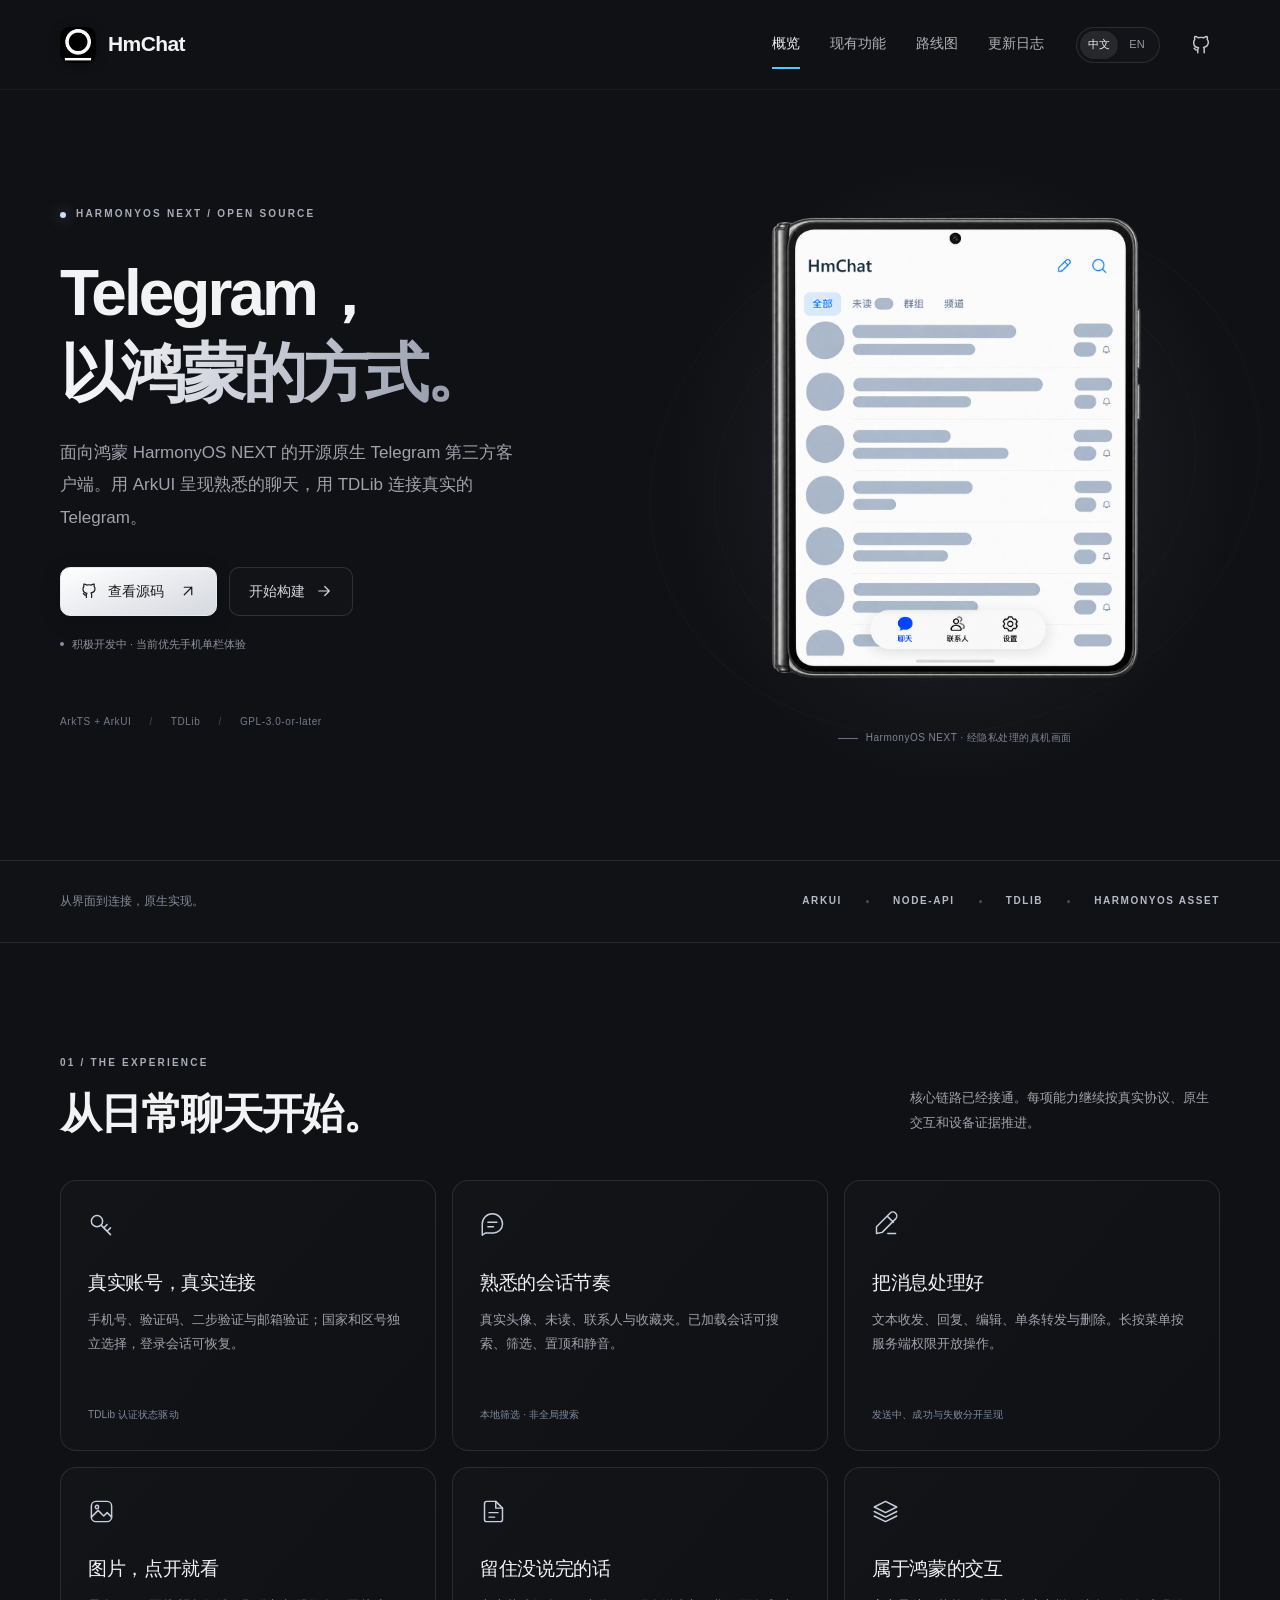
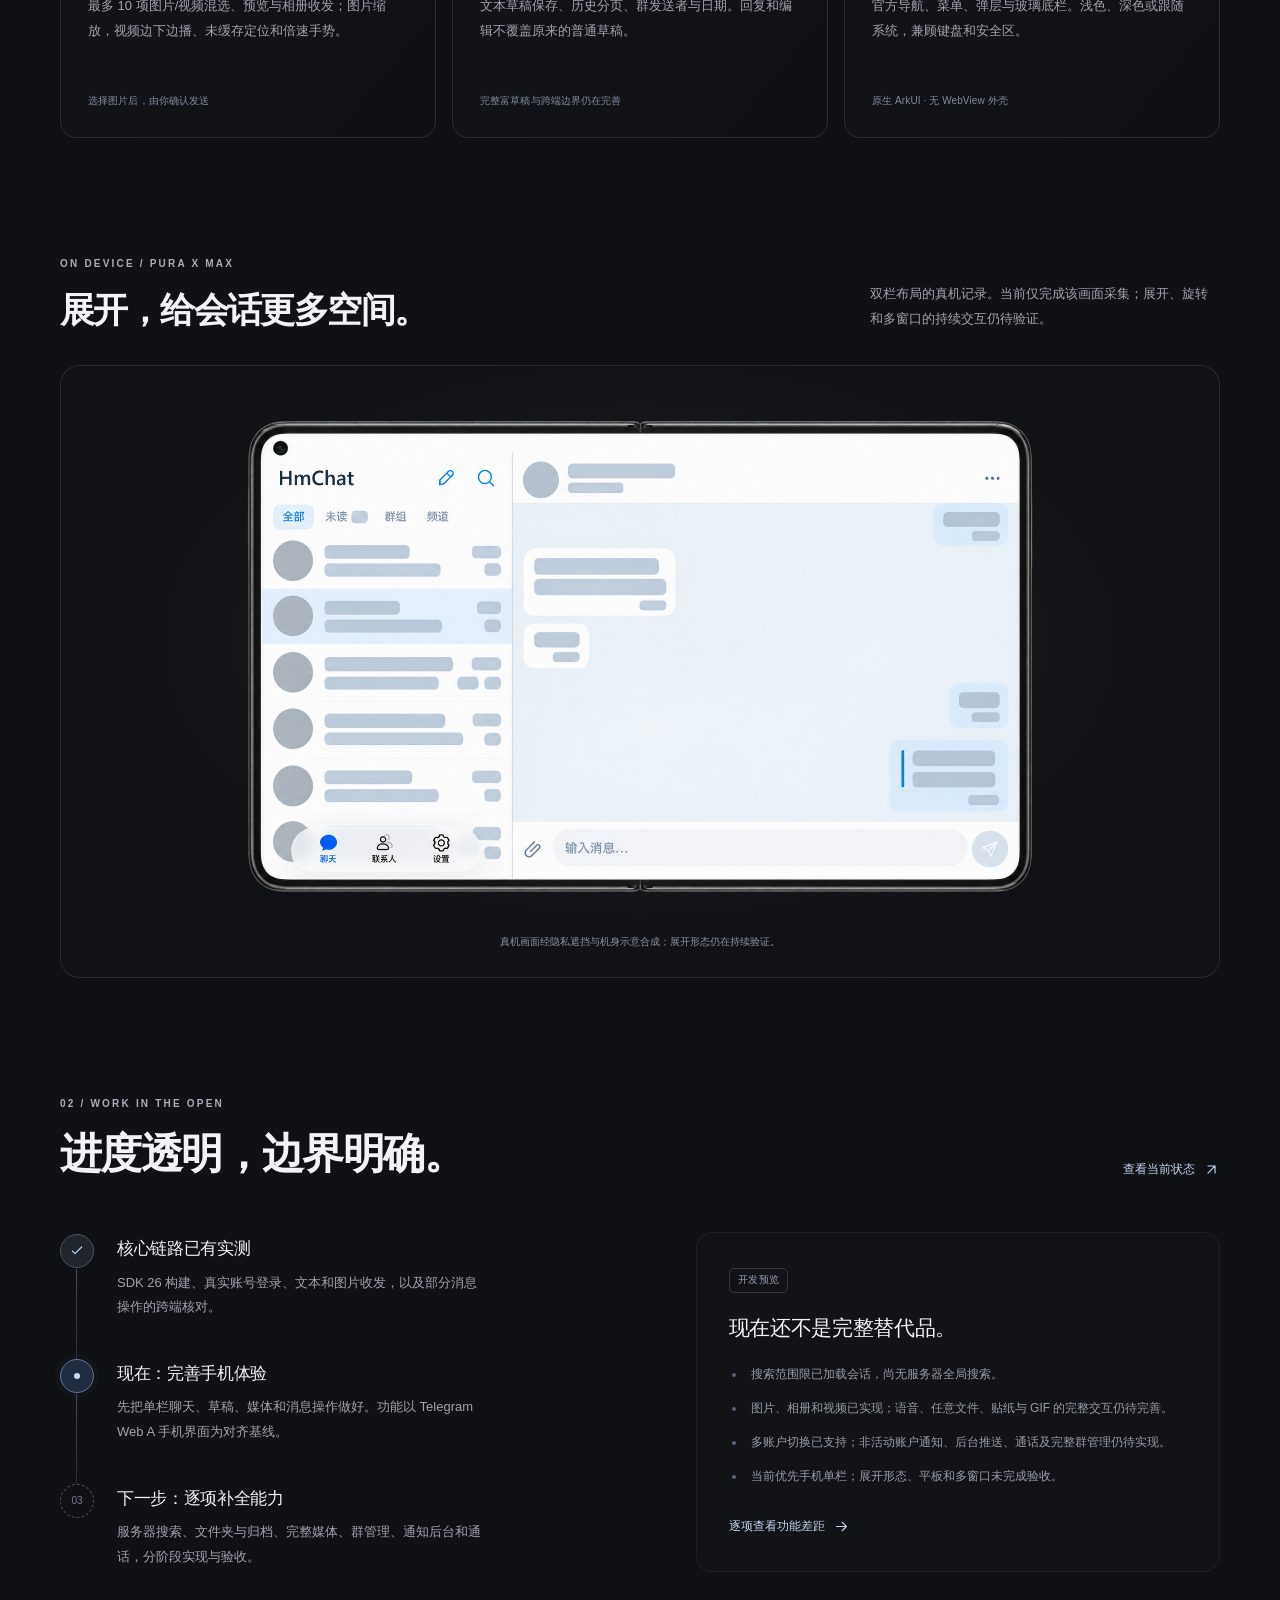
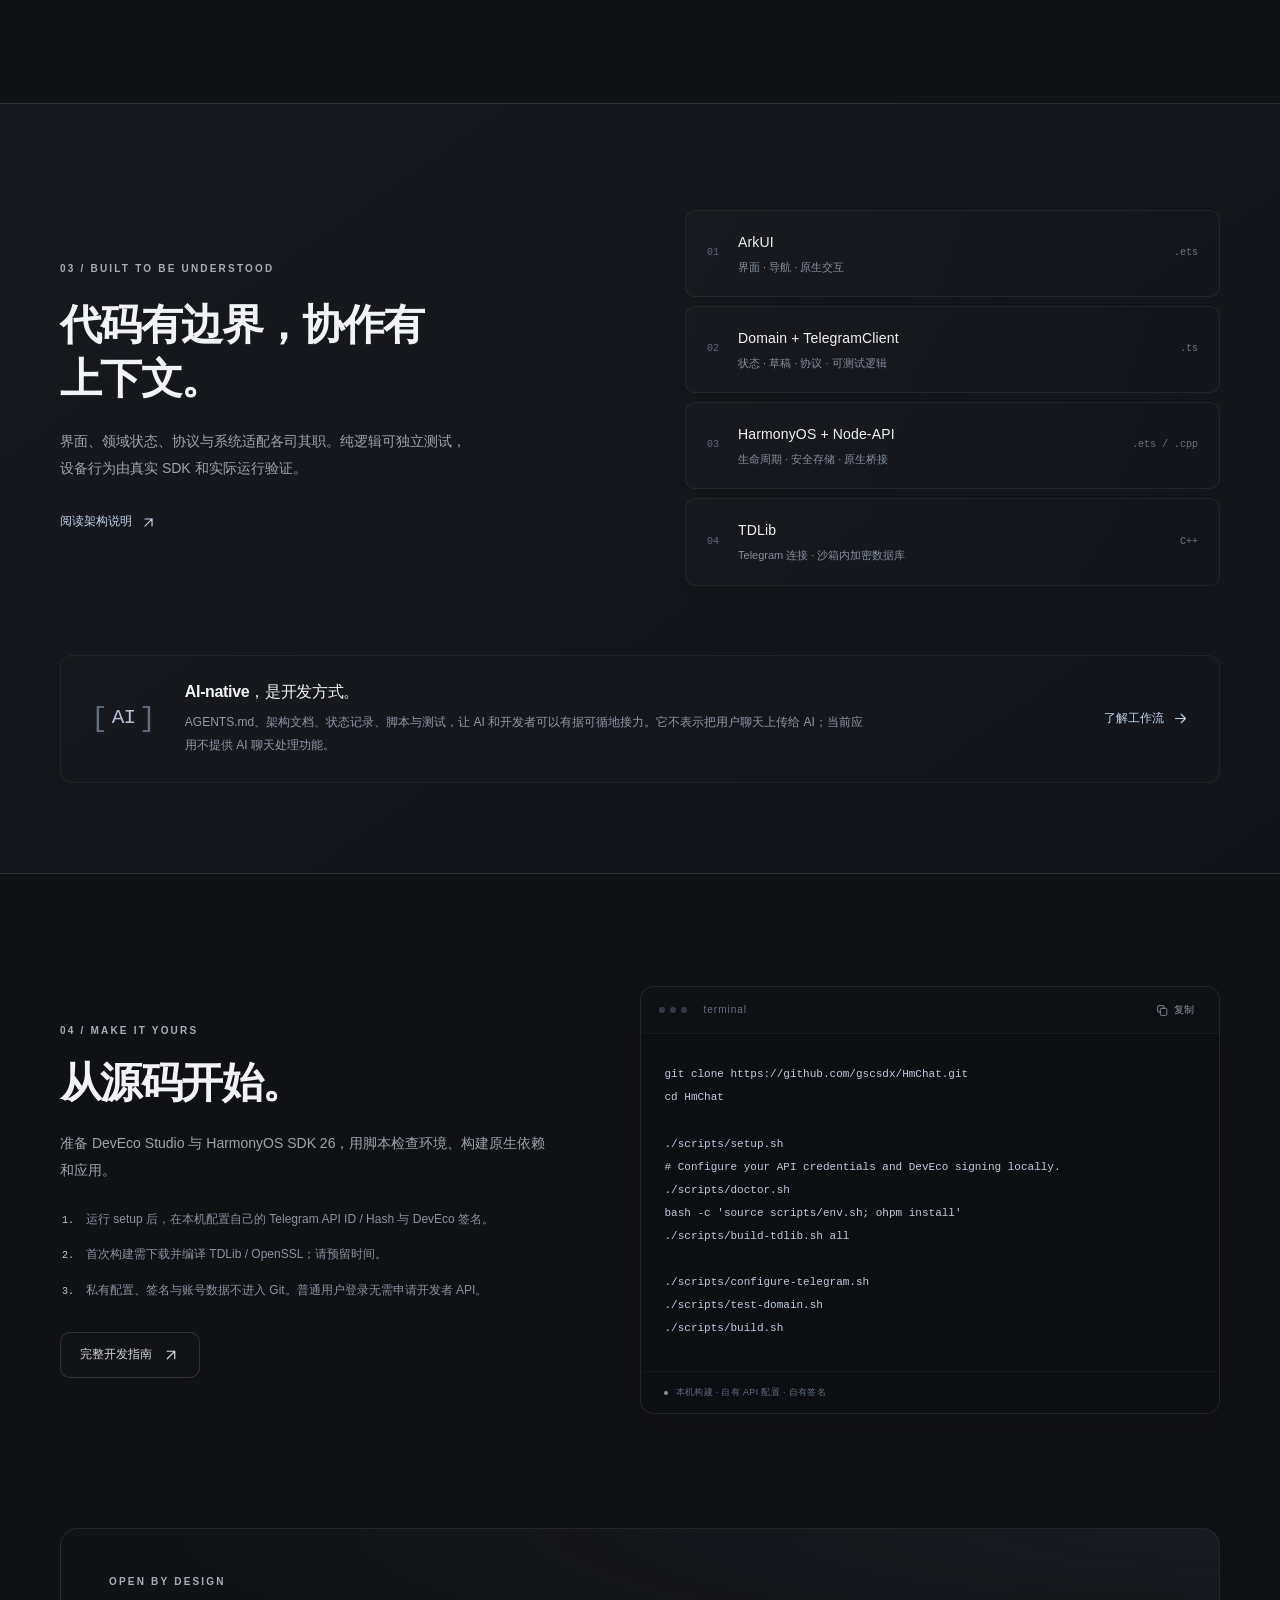
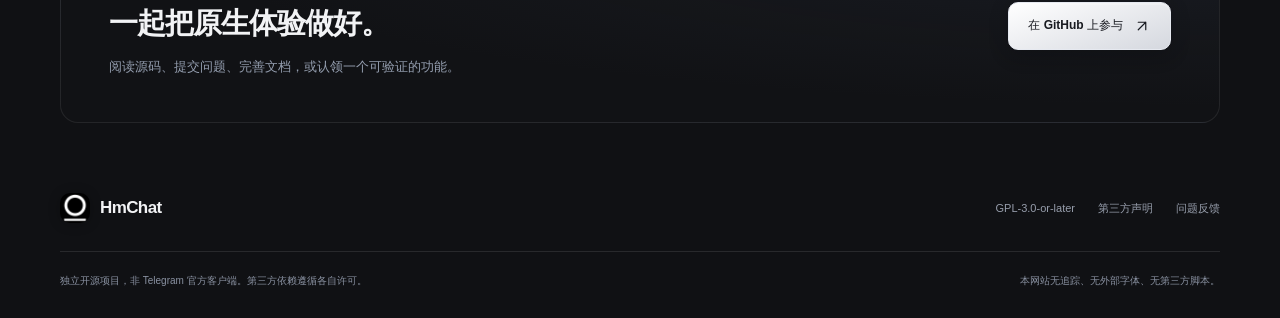
<file: website/index.html>
<!doctype html>
<html lang="zh-CN">
<head>
  <meta charset="utf-8">
  <meta name="viewport" content="width=device-width, initial-scale=1">
  <meta name="theme-color" content="#101114">
  <meta name="description" content="HmChat 是开源的鸿蒙 HarmonyOS NEXT 原生 Telegram 第三方客户端，基于 ArkUI + TDLib，持续开发中。查看功能进度、界面预览和源码构建指南。">
  <meta property="og:type" content="website">
  <meta property="og:title" content="HmChat｜鸿蒙 HarmonyOS NEXT 原生 Telegram 客户端">
  <meta property="og:description" content="HmChat 是开源的鸿蒙 HarmonyOS NEXT 原生 Telegram 第三方客户端，基于 ArkUI + TDLib，持续开发中。查看功能进度、界面预览和源码构建指南。">
  <meta property="og:url" content="https://gscsdx.github.io/HmChat/">
  <meta property="og:image" content="https://gscsdx.github.io/HmChat/assets/icon.png">
  <title>HmChat｜鸿蒙 HarmonyOS NEXT 原生 Telegram 客户端</title>
  <link rel="canonical" href="https://gscsdx.github.io/HmChat/">
  <link rel="sitemap" type="application/xml" href="https://gscsdx.github.io/HmChat/sitemap.xml">
  <link rel="icon" href="assets/icon.png" type="image/png">
  <link rel="stylesheet" href="styles.css">
  <script src="app.js" defer></script>
</head>
<body>
  <a class="skip-link" href="#main" data-i18n="skip">跳至内容</a>
  <svg class="icon-library" xmlns="http://www.w3.org/2000/svg" aria-hidden="true">
    <symbol id="arrow" viewBox="0 0 24 24"><path d="M5 12h14M13 6l6 6-6 6"/></symbol>
    <symbol id="external" viewBox="0 0 24 24"><path d="M7 17 17 7M7 7h10v10"/></symbol>
    <symbol id="github" viewBox="0 0 24 24"><path d="M8.5 20.5v-3c-3 .6-3-1.5-4-2m11 5v-3.8c0-1-.3-1.7-.8-2.1 2.6-.3 5.3-1.2 5.3-5.8A4.5 4.5 0 0 0 18.8 6c.1-.4.5-1.9-.1-3.2 0 0-1.1-.4-3.6 1.3a12 12 0 0 0-6.2 0C6.4 2.4 5.3 2.8 5.3 2.8 4.7 4.1 5.1 5.6 5.2 6A4.5 4.5 0 0 0 4 9.3c0 4.6 2.7 5.5 5.3 5.8-.5.4-.8 1.1-.8 2.1"/></symbol>
    <symbol id="chat" viewBox="0 0 24 24"><path d="M20 11.5a8 8 0 0 1-8 8H5l-3 2v-10a9 9 0 0 1 18 0Z"/><path d="M7 10h8M7 14h5"/></symbol>
    <symbol id="key" viewBox="0 0 24 24"><circle cx="8" cy="9" r="5"/><path d="m12 13 8 8m-3-3 3-3m-6 0 3-3"/></symbol>
    <symbol id="edit" viewBox="0 0 24 24"><path d="m14 5 5 5M4 20l5-1 12-12a2 2 0 0 0-5-5L4 14v6ZM14 20h7"/></symbol>
    <symbol id="photo" viewBox="0 0 24 24"><rect x="3" y="3" width="18" height="18" rx="4"/><circle cx="8" cy="8" r="1.5"/><path d="m3 17 6-6 5 5 3-3 4 4"/></symbol>
    <symbol id="draft" viewBox="0 0 24 24"><path d="M14 3H6a2 2 0 0 0-2 2v14a2 2 0 0 0 2 2h12a2 2 0 0 0 2-2V9l-6-6Z"/><path d="M14 3v6h6M8 13h8M8 17h5"/></symbol>
    <symbol id="layers" viewBox="0 0 24 24"><path d="m12 3 10 5-10 5L2 8l10-5Zm-10 9 10 5 10-5M2 16l10 5 10-5"/></symbol>
    <symbol id="check" viewBox="0 0 24 24"><path d="m5 12 4 4L19 6"/></symbol>
    <symbol id="copy" viewBox="0 0 24 24"><rect x="8" y="8" width="12" height="13" rx="2"/><path d="M15 8V5a2 2 0 0 0-2-2H5a2 2 0 0 0-2 2v8a2 2 0 0 0 2 2h3"/></symbol>
  </svg>

  <header class="site-header">
    <div class="container header-inner">
      <a class="brand" href="#" aria-label="HmChat"><img src="assets/icon.png" width="36" height="36" alt=""><span>HmChat</span></a>
      <nav class="main-nav" aria-label="项目导航" data-i18n-aria="navigation">
        <a href="index.html" data-i18n="nav.home" aria-current="page">概览</a>
        <a href="features.html" data-i18n="nav.features">现有功能</a>
        <a href="roadmap.html" data-i18n="nav.roadmap">路线图</a>
        <a href="changelog.html" data-i18n="nav.changelog">更新日志</a>
      </nav>
      <div class="header-actions">
        <div class="language-switch" role="group" aria-label="语言 / Language">
          <button type="button" data-language="zh" aria-pressed="true">中文</button>
          <button type="button" data-language="en" aria-pressed="false" lang="en">EN</button>
        </div>
        <a class="github-icon" href="https://github.com/gscsdx/HmChat" aria-label="GitHub"><svg><use href="#github"/></svg></a>
      </div>
    </div>
  </header>

  <main id="main">
    <section class="hero container" aria-labelledby="hero-title">
      <div class="hero-copy">
        <p class="eyebrow"><span class="status-dot"></span> HARMONYOS NEXT / OPEN SOURCE</p>
        <h1 id="hero-title"><span data-i18n="hero.title1">Telegram，</span><br><span class="silver-text" data-i18n="hero.title2">以鸿蒙的方式。</span></h1>
        <p class="hero-description" data-i18n="hero.description">面向鸿蒙 HarmonyOS NEXT 的开源原生 Telegram 第三方客户端。用 ArkUI 呈现熟悉的聊天，用 TDLib 连接真实的 Telegram。</p>
        <div class="hero-actions">
          <a class="button button-primary" href="https://github.com/gscsdx/HmChat"><svg><use href="#github"/></svg><span data-i18n="hero.source">查看源码</span><svg class="button-arrow"><use href="#external"/></svg></a>
          <a class="button button-secondary" href="#develop"><span data-i18n="hero.build">开始构建</span><svg><use href="#arrow"/></svg></a>
        </div>
        <p class="hero-note"><span class="small-dot"></span><span data-i18n="hero.note">积极开发中 · 当前优先手机单栏体验</span></p>
        <div class="hero-stack" aria-label="技术栈 / Technology stack"><span>ArkTS + ArkUI</span><span>TDLib</span><span>GPL-3.0-or-later</span></div>
      </div>
      <figure class="hero-visual">
        <div class="orbit orbit-one" aria-hidden="true"></div><div class="orbit orbit-two" aria-hidden="true"></div>
        <div class="phone-shell"><img class="app-screen" src="assets/app-phone.png" fetchpriority="high" alt="HmChat 手机单栏真机画面，隐私遮挡并合成 Pura X Max 机身示意" data-i18n-alt="hero.screenshot"></div>
        <figcaption><span class="caption-line"></span><span data-i18n="hero.caption">HarmonyOS NEXT · 经隐私处理的真机画面</span></figcaption>
      </figure>
    </section>

    <div class="foundation-strip">
      <div class="container foundation-inner"><p data-i18n="foundation.label">从界面到连接，原生实现。</p><div><span>ARKUI</span><i></i><span>NODE-API</span><i></i><span>TDLIB</span><i></i><span>HARMONYOS ASSET</span></div></div>
    </div>

    <section class="section container" id="features" aria-labelledby="features-title">
      <div class="section-heading"><div><p class="eyebrow">01 / THE EXPERIENCE</p><h2 id="features-title" data-i18n="features.title">从日常聊天开始。</h2></div><p data-i18n="features.intro">核心链路已经接通。每项能力继续按真实协议、原生交互和设备证据推进。</p></div>
      <div class="features-grid">
        <article class="feature-card"><svg class="feature-icon"><use href="#key"/></svg><h3 data-i18n="feature.auth.title">真实账号，真实连接</h3><p data-i18n="feature.auth.text">手机号、验证码、二步验证与邮箱验证；国家和区号独立选择，登录会话可恢复。</p><span class="feature-detail" data-i18n="feature.auth.detail">TDLib 认证状态驱动</span></article>
        <article class="feature-card"><svg class="feature-icon"><use href="#chat"/></svg><h3 data-i18n="feature.chats.title">熟悉的会话节奏</h3><p data-i18n="feature.chats.text">真实头像、未读、联系人与收藏夹。已加载会话可搜索、筛选、置顶和静音。</p><span class="feature-detail" data-i18n="feature.chats.detail">本地筛选 · 非全局搜索</span></article>
        <article class="feature-card"><svg class="feature-icon"><use href="#edit"/></svg><h3 data-i18n="feature.messages.title">把消息处理好</h3><p data-i18n="feature.messages.text">文本收发、回复、编辑、单条转发与删除。长按菜单按服务端权限开放操作。</p><span class="feature-detail" data-i18n="feature.messages.detail">发送中、成功与失败分开呈现</span></article>
        <article class="feature-card"><svg class="feature-icon"><use href="#photo"/></svg><h3 data-i18n="feature.photos.title">图片，点开就看</h3><p data-i18n="feature.photos.text">最多 10 项图片/视频混选、预览与相册收发；图片缩放，视频边下边播、未缓存定位和倍速手势。</p><span class="feature-detail" data-i18n="feature.photos.detail">选择图片后，由你确认发送</span></article>
        <article class="feature-card"><svg class="feature-icon"><use href="#draft"/></svg><h3 data-i18n="feature.drafts.title">留住没说完的话</h3><p data-i18n="feature.drafts.text">文本草稿保存、历史分页、群发送者与日期。回复和编辑不覆盖原来的普通草稿。</p><span class="feature-detail" data-i18n="feature.drafts.detail">完整富草稿与跨端边界仍在完善</span></article>
        <article class="feature-card"><svg class="feature-icon"><use href="#layers"/></svg><h3 data-i18n="feature.native.title">属于鸿蒙的交互</h3><p data-i18n="feature.native.text">官方导航、菜单、弹层与玻璃底栏。浅色、深色或跟随系统，兼顾键盘和安全区。</p><span class="feature-detail" data-i18n="feature.native.detail">原生 ArkUI · 无 WebView 外壳</span></article>
      </div>
    </section>

    <section class="section container device-section" aria-labelledby="device-title">
      <div class="device-heading"><div><p class="eyebrow">ON DEVICE / PURA X MAX</p><h2 id="device-title" data-i18n="device.title">展开，给会话更多空间。</h2></div><p data-i18n="device.text">双栏布局的真机记录。当前仅完成该画面采集；展开、旋转和多窗口的持续交互仍待验证。</p></div>
      <figure class="unfolded-figure"><img src="assets/app-unfolded.png" loading="lazy" alt="HmChat 展开双栏真机画面，隐私遮挡并合成 Pura X Max 机身示意" data-i18n-alt="device.screenshot"><figcaption data-i18n="device.caption">真机画面经隐私遮挡与机身示意合成；展开形态仍在持续验证。</figcaption></figure>
    </section>

    <section class="section container" id="progress" aria-labelledby="progress-title">
      <div class="section-heading"><div><p class="eyebrow">02 / WORK IN THE OPEN</p><h2 id="progress-title" data-i18n="progress.title">进度透明，边界明确。</h2></div><a class="text-link" href="https://github.com/gscsdx/HmChat/blob/main/docs/STATUS.md"><span data-i18n="progress.status">查看当前状态</span><svg><use href="#external"/></svg></a></div>
      <div class="progress-layout">
        <div class="milestones">
          <div class="milestone"><span class="milestone-marker"><svg><use href="#check"/></svg></span><div><h3 data-i18n="progress.one.title">核心链路已有实测</h3><p data-i18n="progress.one.text">SDK 26 构建、真实账号登录、文本和图片收发，以及部分消息操作的跨端核对。</p></div></div>
          <div class="milestone"><span class="milestone-marker marker-current"><span></span></span><div><h3 data-i18n="progress.two.title">现在：完善手机体验</h3><p data-i18n="progress.two.text">先把单栏聊天、草稿、媒体和消息操作做好。功能以 Telegram Web A 手机界面为对齐基线。</p></div></div>
          <div class="milestone"><span class="milestone-marker marker-next">03</span><div><h3 data-i18n="progress.three.title">下一步：逐项补全能力</h3><p data-i18n="progress.three.text">服务器搜索、文件夹与归档、完整媒体、群管理、通知后台和通话，分阶段实现与验收。</p></div></div>
        </div>
        <aside class="limits-card"><span class="outline-tag" data-i18n="limits.badge">开发预览</span><h3 data-i18n="limits.title">现在还不是完整替代品。</h3><ul><li data-i18n="limits.search">搜索范围限已加载会话，尚无服务器全局搜索。</li><li data-i18n="limits.media">图片、相册和视频已实现；语音、任意文件、贴纸与 GIF 的完整交互仍待完善。</li><li data-i18n="limits.platform">多账户切换已支持；非活动账户通知、后台推送、通话及完整群管理仍待实现。</li><li data-i18n="limits.device">当前优先手机单栏；展开形态、平板和多窗口未完成验收。</li></ul><a class="text-link" href="https://github.com/gscsdx/HmChat/blob/main/docs/TELEGRAM_WEB_PARITY.md"><span data-i18n="limits.link">逐项查看功能差距</span><svg><use href="#arrow"/></svg></a></aside>
      </div>
    </section>

    <section class="engineering-section" id="engineering" aria-labelledby="engineering-title">
      <div class="container engineering-layout">
        <div class="engineering-copy"><p class="eyebrow">03 / BUILT TO BE UNDERSTOOD</p><h2 id="engineering-title" data-i18n="engineering.title">代码有边界，协作有上下文。</h2><p data-i18n="engineering.text">界面、领域状态、协议与系统适配各司其职。纯逻辑可独立测试，设备行为由真实 SDK 和实际运行验证。</p><a class="text-link" href="https://github.com/gscsdx/HmChat/blob/main/docs/ARCHITECTURE.md"><span data-i18n="engineering.link">阅读架构说明</span><svg><use href="#external"/></svg></a></div>
        <div class="architecture" role="list" aria-label="架构分层" data-i18n-aria="engineering.diagram">
          <div class="architecture-layer" role="listitem"><span class="layer-index">01</span><div><strong>ArkUI</strong><span data-i18n="architecture.ui">界面 · 导航 · 原生交互</span></div><span class="layer-file">.ets</span></div>
          <div class="architecture-layer" role="listitem"><span class="layer-index">02</span><div><strong>Domain + TelegramClient</strong><span data-i18n="architecture.domain">状态 · 草稿 · 协议 · 可测试逻辑</span></div><span class="layer-file">.ts</span></div>
          <div class="architecture-layer" role="listitem"><span class="layer-index">03</span><div><strong>HarmonyOS + Node-API</strong><span data-i18n="architecture.platform">生命周期 · 安全存储 · 原生桥接</span></div><span class="layer-file">.ets / .cpp</span></div>
          <div class="architecture-layer" role="listitem"><span class="layer-index">04</span><div><strong>TDLib</strong><span data-i18n="architecture.tdlib">Telegram 连接 · 沙箱内加密数据库</span></div><span class="layer-file">C++</span></div>
        </div>
      </div>
      <div class="container"><div class="ai-card"><div class="ai-mark" aria-hidden="true">[<span>AI</span>]</div><div><h3 data-i18n="ai.title">AI-native，是开发方式。</h3><p data-i18n="ai.text">AGENTS.md、架构文档、状态记录、脚本与测试，让 AI 和开发者可以有据可循地接力。它不表示把用户聊天上传给 AI；当前应用不提供 AI 聊天处理功能。</p></div><a class="text-link" href="https://github.com/gscsdx/HmChat/blob/main/docs/AI_WORKFLOW.md"><span data-i18n="ai.link">了解工作流</span><svg><use href="#arrow"/></svg></a></div></div>
    </section>

    <section class="section container develop-layout" id="develop" aria-labelledby="develop-title">
      <div class="develop-copy"><p class="eyebrow">04 / MAKE IT YOURS</p><h2 id="develop-title" data-i18n="develop.title">从源码开始。</h2><p data-i18n="develop.text">准备 DevEco Studio 与 HarmonyOS SDK 26，用脚本检查环境、构建原生依赖和应用。</p><ol class="setup-notes"><li data-i18n="develop.config">运行 setup 后，在本机配置自己的 Telegram API ID / Hash 与 DevEco 签名。</li><li data-i18n="develop.native">首次构建需下载并编译 TDLib / OpenSSL；请预留时间。</li><li data-i18n="develop.safety">私有配置、签名与账号数据不进入 Git。普通用户登录无需申请开发者 API。</li></ol><a class="button button-secondary" href="https://github.com/gscsdx/HmChat/blob/main/docs/DEVELOPMENT.md"><span data-i18n="develop.guide">完整开发指南</span><svg><use href="#external"/></svg></a></div>
      <div class="terminal"><div class="terminal-header"><div class="terminal-dots" aria-hidden="true"><span></span><span></span><span></span></div><span>terminal</span><button class="copy-button" id="copy-command" type="button" hidden><svg><use href="#copy"/></svg><span data-i18n="develop.copy">复制</span></button></div><pre tabindex="0" aria-label="开发命令" data-i18n-aria="develop.commands"><code id="build-commands">git clone https://github.com/gscsdx/HmChat.git
cd HmChat

./scripts/setup.sh
# Configure your API credentials and DevEco signing locally.
./scripts/doctor.sh
bash -c 'source scripts/env.sh; ohpm install'
./scripts/build-tdlib.sh all

./scripts/configure-telegram.sh
./scripts/test-domain.sh
./scripts/build.sh</code></pre><div class="terminal-footer"><span class="small-dot"></span><span data-i18n="develop.footer">本机构建 · 自有 API 配置 · 自有签名</span></div><p id="copy-status" class="sr-only" role="status" aria-live="polite"></p></div>
    </section>

    <section class="container open-source-section" aria-labelledby="open-title"><div><p class="eyebrow">OPEN BY DESIGN</p><h2 id="open-title" data-i18n="open.title">一起把原生体验做好。</h2><p data-i18n="open.text">阅读源码、提交问题、完善文档，或认领一个可验证的功能。</p></div><a class="button button-primary" href="https://github.com/gscsdx/HmChat"><span data-i18n="open.link">在 GitHub 上参与</span><svg><use href="#external"/></svg></a></section>
  </main>

  <footer class="site-footer container"><div class="footer-main"><a class="brand" href="#"><img src="assets/icon.png" alt="" width="30" height="30"><span>HmChat</span></a><div class="footer-links"><a href="https://github.com/gscsdx/HmChat/blob/main/LICENSE">GPL-3.0-or-later</a><a href="https://github.com/gscsdx/HmChat/blob/main/THIRD_PARTY_NOTICES.md" data-i18n="footer.notices">第三方声明</a><a href="https://github.com/gscsdx/HmChat/issues" data-i18n="footer.issues">问题反馈</a></div></div><div class="footer-bottom"><p data-i18n="footer.disclaimer">独立开源项目，非 Telegram 官方客户端。第三方依赖遵循各自许可。</p><p data-i18n="footer.privacy">本网站无追踪、无外部字体、无第三方脚本。</p></div></footer>
</body>
</html>
</file>
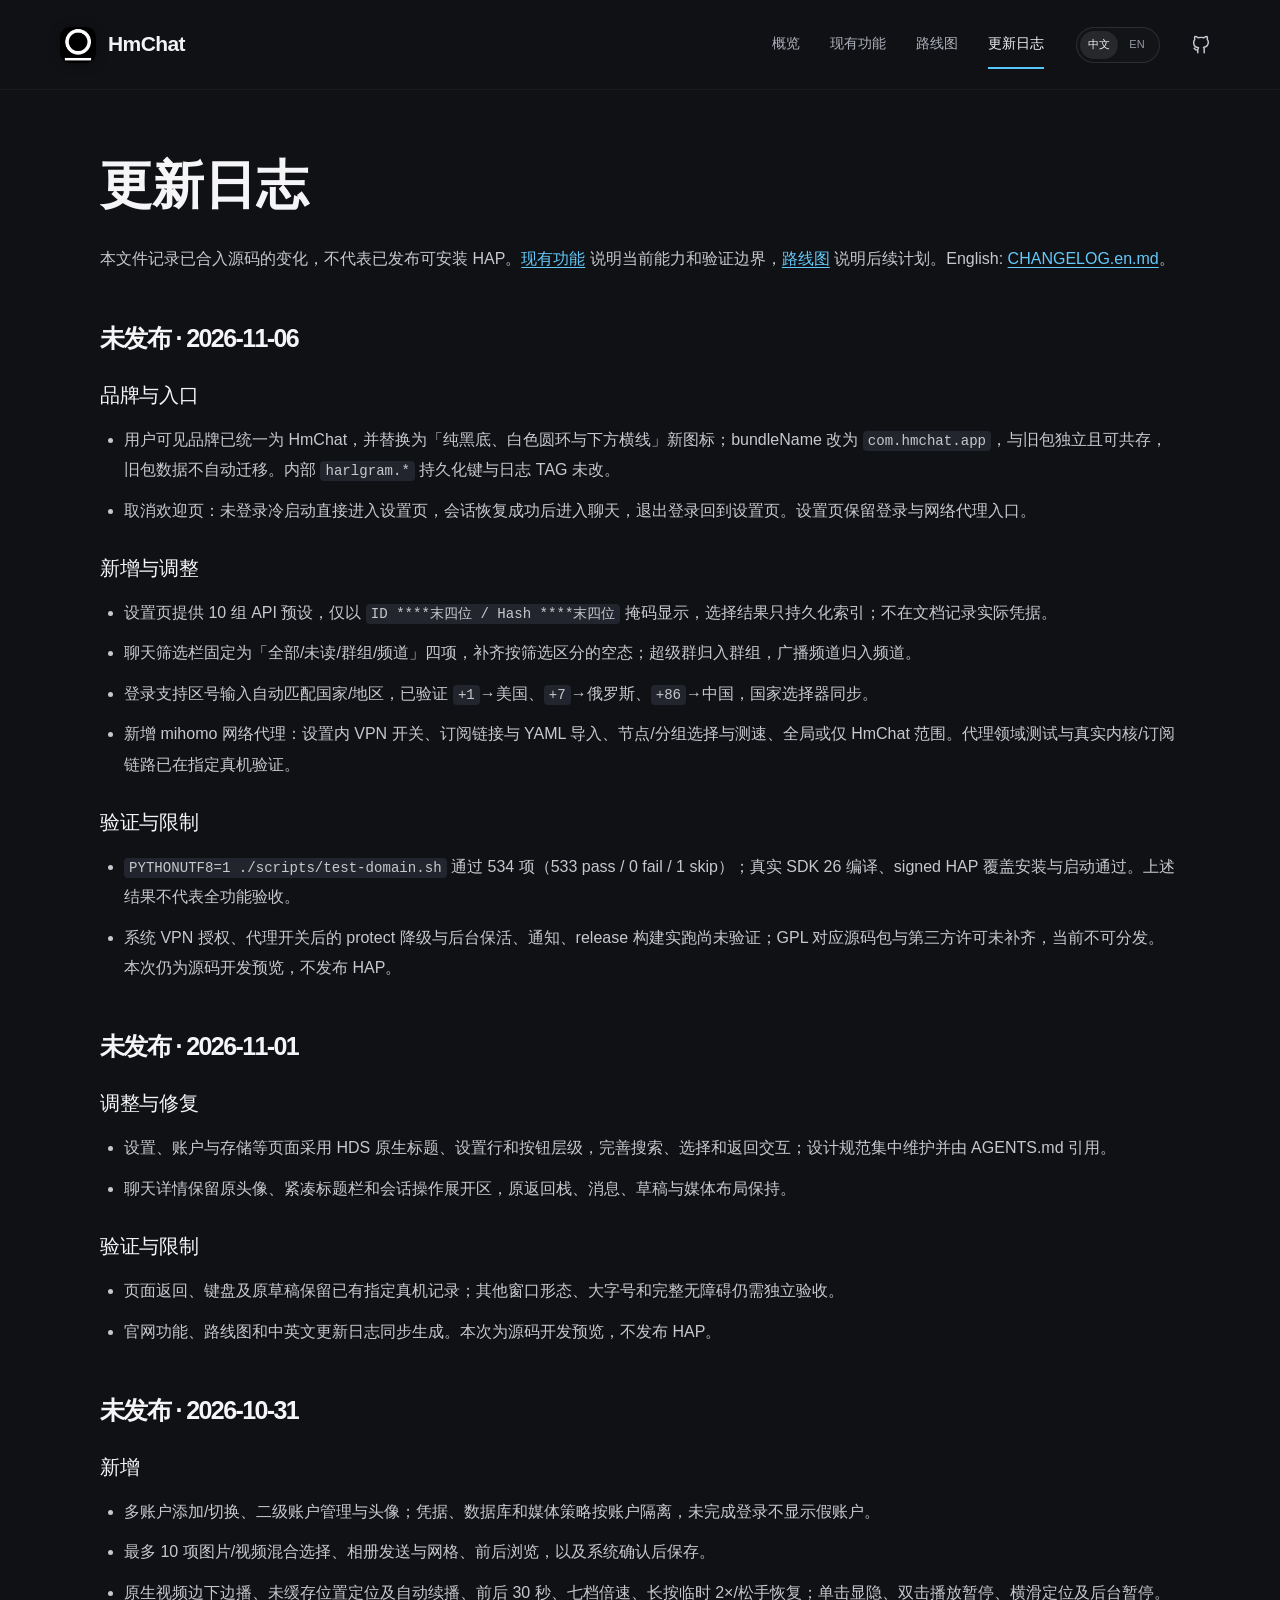
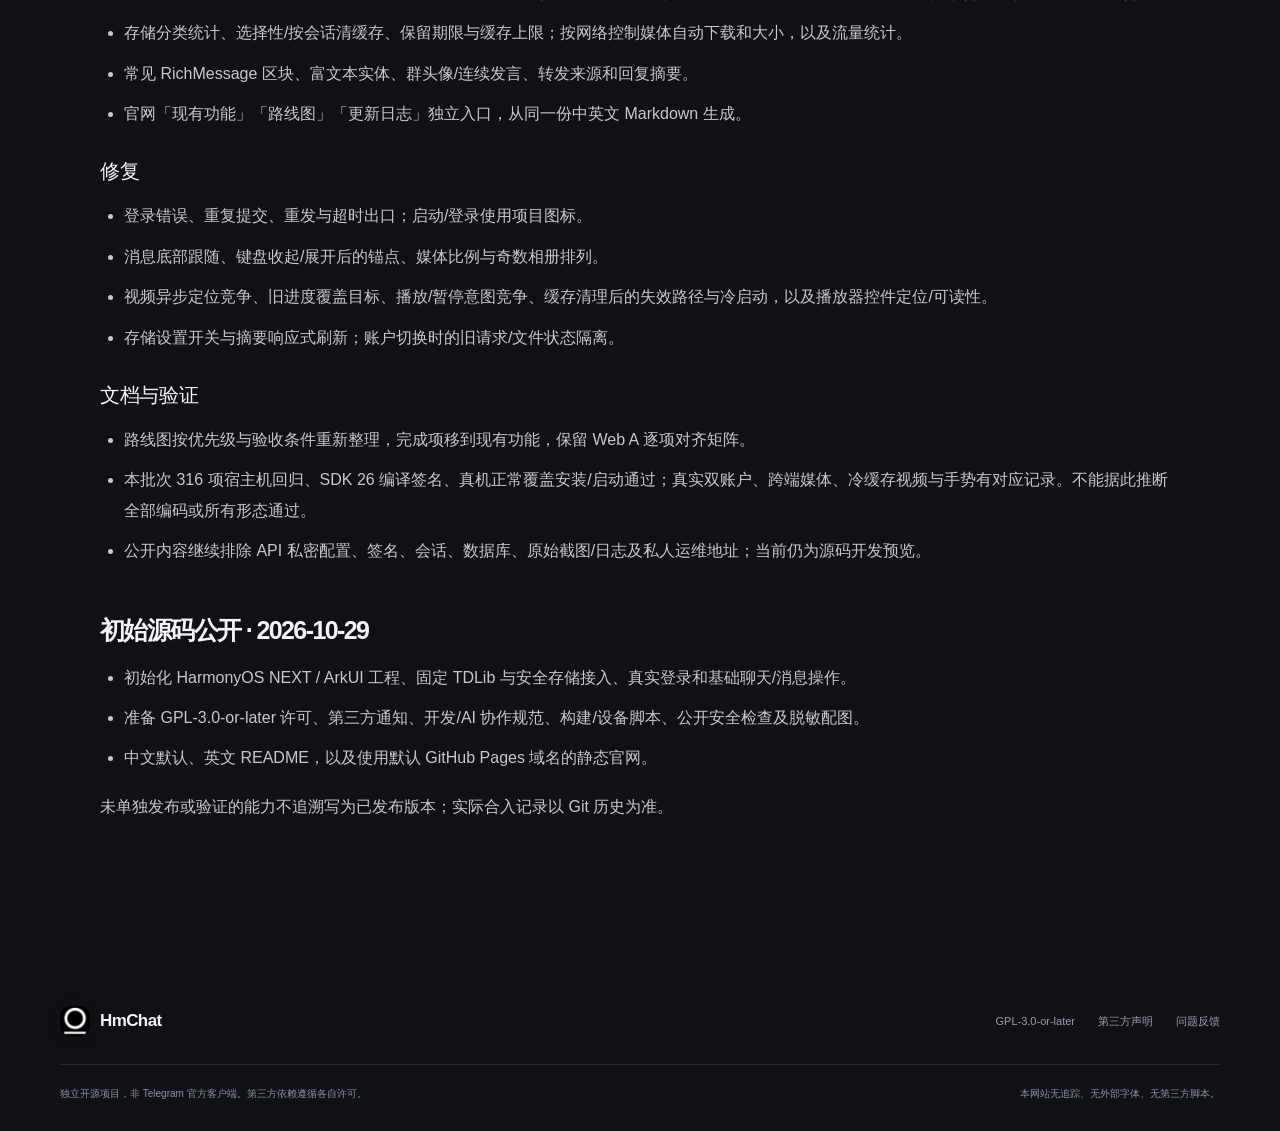
<file: website/changelog.html>
<!doctype html>
<html lang="zh-CN">
<head>
  <meta charset="utf-8">
  <meta name="viewport" content="width=device-width, initial-scale=1">
  <meta name="theme-color" content="#101114">
  <meta name="description" content="HmChat 更新日志：实现范围、验证与后续计划。">
  <meta property="og:type" content="website">
  <meta property="og:title" content="更新日志 | HmChat">
  <meta property="og:description" content="HmChat 更新日志：实现范围、验证与后续计划。">
  <meta property="og:url" content="https://gscsdx.github.io/HmChat/changelog.html">
  <meta property="og:image" content="https://gscsdx.github.io/HmChat/assets/icon.png">
  <title>更新日志 | HmChat</title>
  <link rel="canonical" href="https://gscsdx.github.io/HmChat/changelog.html">
  <link rel="sitemap" type="application/xml" href="https://gscsdx.github.io/HmChat/sitemap.xml">
  <link rel="icon" href="assets/icon.png" type="image/png">
  <link rel="stylesheet" href="styles.css">
  <script src="app.js" defer></script>
</head>
<body data-page="changelog">
  <a class="skip-link" href="#main" data-i18n="skip">跳至内容</a>
  <svg class="icon-library" xmlns="http://www.w3.org/2000/svg" aria-hidden="true">
    <symbol id="arrow" viewBox="0 0 24 24"><path d="M5 12h14M13 6l6 6-6 6"/></symbol>
    <symbol id="external" viewBox="0 0 24 24"><path d="M7 17 17 7M7 7h10v10"/></symbol>
    <symbol id="github" viewBox="0 0 24 24"><path d="M8.5 20.5v-3c-3 .6-3-1.5-4-2m11 5v-3.8c0-1-.3-1.7-.8-2.1 2.6-.3 5.3-1.2 5.3-5.8A4.5 4.5 0 0 0 18.8 6c.1-.4.5-1.9-.1-3.2 0 0-1.1-.4-3.6 1.3a12 12 0 0 0-6.2 0C6.4 2.4 5.3 2.8 5.3 2.8 4.7 4.1 5.1 5.6 5.2 6A4.5 4.5 0 0 0 4 9.3c0 4.6 2.7 5.5 5.3 5.8-.5.4-.8 1.1-.8 2.1"/></symbol>
    <symbol id="chat" viewBox="0 0 24 24"><path d="M20 11.5a8 8 0 0 1-8 8H5l-3 2v-10a9 9 0 0 1 18 0Z"/><path d="M7 10h8M7 14h5"/></symbol>
    <symbol id="key" viewBox="0 0 24 24"><circle cx="8" cy="9" r="5"/><path d="m12 13 8 8m-3-3 3-3m-6 0 3-3"/></symbol>
    <symbol id="edit" viewBox="0 0 24 24"><path d="m14 5 5 5M4 20l5-1 12-12a2 2 0 0 0-5-5L4 14v6ZM14 20h7"/></symbol>
    <symbol id="photo" viewBox="0 0 24 24"><rect x="3" y="3" width="18" height="18" rx="4"/><circle cx="8" cy="8" r="1.5"/><path d="m3 17 6-6 5 5 3-3 4 4"/></symbol>
    <symbol id="draft" viewBox="0 0 24 24"><path d="M14 3H6a2 2 0 0 0-2 2v14a2 2 0 0 0 2 2h12a2 2 0 0 0 2-2V9l-6-6Z"/><path d="M14 3v6h6M8 13h8M8 17h5"/></symbol>
    <symbol id="layers" viewBox="0 0 24 24"><path d="m12 3 10 5-10 5L2 8l10-5Zm-10 9 10 5 10-5M2 16l10 5 10-5"/></symbol>
    <symbol id="check" viewBox="0 0 24 24"><path d="m5 12 4 4L19 6"/></symbol>
    <symbol id="copy" viewBox="0 0 24 24"><rect x="8" y="8" width="12" height="13" rx="2"/><path d="M15 8V5a2 2 0 0 0-2-2H5a2 2 0 0 0-2 2v8a2 2 0 0 0 2 2h3"/></symbol>
  </svg>

  <header class="site-header">
    <div class="container header-inner">
      <a class="brand" href="index.html" aria-label="HmChat"><img src="assets/icon.png" width="36" height="36" alt=""><span>HmChat</span></a>
      <nav class="main-nav" aria-label="项目导航" data-i18n-aria="navigation">
        <a href="index.html" data-i18n="nav.home">概览</a>
        <a href="features.html" data-i18n="nav.features">现有功能</a>
        <a href="roadmap.html" data-i18n="nav.roadmap">路线图</a>
        <a href="changelog.html" aria-current="page" data-i18n="nav.changelog">更新日志</a>
      </nav>
      <div class="header-actions">
        <div class="language-switch" role="group" aria-label="语言 / Language">
          <button type="button" data-language="zh" aria-pressed="true">中文</button>
          <button type="button" data-language="en" aria-pressed="false" lang="en">EN</button>
        </div>
        <a class="github-icon" href="https://github.com/gscsdx/HmChat" aria-label="GitHub"><svg><use href="#github"/></svg></a>
      </div>
    </div>
  </header>

  <main id="main" class="doc-layout container">
<article class="doc-content" data-doc-language="zh" lang="zh-CN">
<h1>更新日志</h1>
<p>本文件记录已合入源码的变化，不代表已发布可安装 HAP。<a href="features.html">现有功能</a> 说明当前能力和验证边界，<a href="roadmap.html">路线图</a> 说明后续计划。English: <a href="changelog.html">CHANGELOG.en.md</a>。</p>
<h2>未发布 · 2026-11-06</h2>
<h3>品牌与入口</h3>
<ul>
<li>用户可见品牌已统一为 HmChat，并替换为「纯黑底、白色圆环与下方横线」新图标；bundleName 改为 <code>com.hmchat.app</code>，与旧包独立且可共存，旧包数据不自动迁移。内部 <code>harlgram.*</code> 持久化键与日志 TAG 未改。</li>
<li>取消欢迎页：未登录冷启动直接进入设置页，会话恢复成功后进入聊天，退出登录回到设置页。设置页保留登录与网络代理入口。</li>
</ul>
<h3>新增与调整</h3>
<ul>
<li>设置页提供 10 组 API 预设，仅以 <code>ID ****末四位 / Hash ****末四位</code> 掩码显示，选择结果只持久化索引；不在文档记录实际凭据。</li>
<li>聊天筛选栏固定为「全部/未读/群组/频道」四项，补齐按筛选区分的空态；超级群归入群组，广播频道归入频道。</li>
<li>登录支持区号输入自动匹配国家/地区，已验证 <code>+1</code>→美国、<code>+7</code>→俄罗斯、<code>+86</code>→中国，国家选择器同步。</li>
<li>新增 mihomo 网络代理：设置内 VPN 开关、订阅链接与 YAML 导入、节点/分组选择与测速、全局或仅 HmChat 范围。代理领域测试与真实内核/订阅链路已在指定真机验证。</li>
</ul>
<h3>验证与限制</h3>
<ul>
<li><code>PYTHONUTF8=1 ./scripts/test-domain.sh</code> 通过 534 项（533 pass / 0 fail / 1 skip）；真实 SDK 26 编译、signed HAP 覆盖安装与启动通过。上述结果不代表全功能验收。</li>
<li>系统 VPN 授权、代理开关后的 protect 降级与后台保活、通知、release 构建实跑尚未验证；GPL 对应源码包与第三方许可未补齐，当前不可分发。本次仍为源码开发预览，不发布 HAP。</li>
</ul>
<h2>未发布 · 2026-11-01</h2>
<h3>调整与修复</h3>
<ul>
<li>设置、账户与存储等页面采用 HDS 原生标题、设置行和按钮层级，完善搜索、选择和返回交互；设计规范集中维护并由 AGENTS.md 引用。</li>
<li>聊天详情保留原头像、紧凑标题栏和会话操作展开区，原返回栈、消息、草稿与媒体布局保持。</li>
</ul>
<h3>验证与限制</h3>
<ul>
<li>页面返回、键盘及原草稿保留已有指定真机记录；其他窗口形态、大字号和完整无障碍仍需独立验收。</li>
<li>官网功能、路线图和中英文更新日志同步生成。本次为源码开发预览，不发布 HAP。</li>
</ul>
<h2>未发布 · 2026-10-31</h2>
<h3>新增</h3>
<ul>
<li>多账户添加/切换、二级账户管理与头像；凭据、数据库和媒体策略按账户隔离，未完成登录不显示假账户。</li>
<li>最多 10 项图片/视频混合选择、相册发送与网格、前后浏览，以及系统确认后保存。</li>
<li>原生视频边下边播、未缓存位置定位及自动续播、前后 30 秒、七档倍速、长按临时 2×/松手恢复；单击显隐、双击播放暂停、横滑定位及后台暂停。</li>
<li>存储分类统计、选择性/按会话清缓存、保留期限与缓存上限；按网络控制媒体自动下载和大小，以及流量统计。</li>
<li>常见 RichMessage 区块、富文本实体、群头像/连续发言、转发来源和回复摘要。</li>
<li>官网「现有功能」「路线图」「更新日志」独立入口，从同一份中英文 Markdown 生成。</li>
</ul>
<h3>修复</h3>
<ul>
<li>登录错误、重复提交、重发与超时出口；启动/登录使用项目图标。</li>
<li>消息底部跟随、键盘收起/展开后的锚点、媒体比例与奇数相册排列。</li>
<li>视频异步定位竞争、旧进度覆盖目标、播放/暂停意图竞争、缓存清理后的失效路径与冷启动，以及播放器控件定位/可读性。</li>
<li>存储设置开关与摘要响应式刷新；账户切换时的旧请求/文件状态隔离。</li>
</ul>
<h3>文档与验证</h3>
<ul>
<li>路线图按优先级与验收条件重新整理，完成项移到现有功能，保留 Web A 逐项对齐矩阵。</li>
<li>本批次 316 项宿主机回归、SDK 26 编译签名、真机正常覆盖安装/启动通过；真实双账户、跨端媒体、冷缓存视频与手势有对应记录。不能据此推断全部编码或所有形态通过。</li>
<li>公开内容继续排除 API 私密配置、签名、会话、数据库、原始截图/日志及私人运维地址；当前仍为源码开发预览。</li>
</ul>
<h2>初始源码公开 · 2026-10-29</h2>
<ul>
<li>初始化 HarmonyOS NEXT / ArkUI 工程、固定 TDLib 与安全存储接入、真实登录和基础聊天/消息操作。</li>
<li>准备 GPL-3.0-or-later 许可、第三方通知、开发/AI 协作规范、构建/设备脚本、公开安全检查及脱敏配图。</li>
<li>中文默认、英文 README，以及使用默认 GitHub Pages 域名的静态官网。</li>
</ul>
<p>未单独发布或验证的能力不追溯写为已发布版本；实际合入记录以 Git 历史为准。</p>
</article>
<article class="doc-content" data-doc-language="en" lang="en" hidden>
<h1>Changelog</h1>
<p>This records source changes, not an installable HAP release. See <a href="features.html">features</a> for current scope and evidence, and the <a href="roadmap.html">roadmap</a> for plans. <a href="changelog.html">中文</a>.</p>
<h2>Unreleased · 2026-11-06</h2>
<h3>Brand and entry points</h3>
<ul>
<li>User-visible branding is now HmChat, with a new black-and-white ring icon; bundleName is now <code>com.hmchat.app</code>, installed alongside the old package with no automatic data migration. Internal <code>harlgram.*</code> storage keys and log tags are unchanged.</li>
<li>The welcome screen is gone: an unauthenticated cold start opens Settings, a restored session opens Chats, and logout returns to Settings. Settings keeps the sign-in and network-proxy entries.</li>
</ul>
<h3>Added and changed</h3>
<ul>
<li>Settings offers 10 API presets shown only as masked <code>ID ****last4 / Hash ****last4</code>; only the selected index is persisted, and no credential values are recorded.</li>
<li>The chat filter bar is a fixed All/Unread/Groups/Channels set with filter-specific empty states; supergroups count as groups and broadcast channels as channels.</li>
<li>Sign-in matches the country/region from a typed calling code; <code>+1</code> US, <code>+7</code> Russia and <code>+86</code> China are verified with the country picker kept in sync.</li>
<li>mihomo network proxy: in-app VPN switch, subscription-link and YAML import, node/group selection and latency tests, and global or HmChat-only scope. Proxy domain tests and the real core/subscription path are verified on the designated device.</li>
</ul>
<h3>Validation and limitations</h3>
<ul>
<li><code>PYTHONUTF8=1 ./scripts/test-domain.sh</code> passes 534 tests (533 pass / 0 fail / 1 skip); real SDK 26 compilation plus signed HAP update-install and launch passed. These are not full-feature acceptance.</li>
<li>System VPN authorization, protect fallback and background keep-alive after toggling, notifications and release-build runtime remain unverified; the GPL source bundle and third-party licenses are incomplete, so builds are not distributable. This remains a source preview, not a HAP release.</li>
</ul>
<h2>Unreleased · 2026-11-01</h2>
<h3>Changed and fixed</h3>
<ul>
<li>HDS native titles, settings rows and button hierarchy for settings, accounts and storage pages, with improved search, selection and back navigation. AGENTS.md links the shared design guidelines.</li>
<li>Chat details retain the original avatar, compact header and expandable conversation actions, preserving navigation, messages, drafts and media layout.</li>
</ul>
<h3>Validation and limitations</h3>
<ul>
<li>Navigation, keyboard handling and original-draft retention have designated-device evidence. Other window forms, large text and complete accessibility require separate validation.</li>
<li>Website features, roadmap and bilingual changelog are regenerated together. This is a source preview, not a HAP release.</li>
</ul>
<h2>Unreleased · 2026-10-31</h2>
<h3>Added</h3>
<ul>
<li>Multiple accounts, nested account manager and avatars; isolated credentials/database/media policy; unfinished logins stay out of the account list.</li>
<li>Up to 10 mixed photos/videos, album sending/grids, browsing and confirmed system export.</li>
<li>Progressive native video, uncached seeking/automatic resume, ±30 seconds, seven speeds and temporary 2× hold with restoration; tap/double-tap/swipe controls and background pause.</li>
<li>Category/per-chat cache management, retention/caps, network-specific media limits and traffic statistics.</li>
<li>Common RichMessage blocks, text entities, group avatars/grouping, forwarding and reply previews.</li>
<li>Dedicated website Features, Roadmap and Changelog navigation, generated from shared bilingual Markdown.</li>
</ul>
<h3>Fixed</h3>
<ul>
<li>Login errors, duplicate submissions, resend/timeout handling and project branding on startup/login.</li>
<li>Message-bottom following, keyboard anchors, media proportions and odd album layouts.</li>
<li>Asynchronous seek/play intent races, stale progress, missing cache paths/cold starts and player-control placement/readability.</li>
<li>Reactive storage settings and stale account/file-update isolation.</li>
</ul>
<h3>Documentation and validation</h3>
<ul>
<li>Prioritized roadmap with acceptance criteria, current capabilities separated from plans, and the detailed Web A matrix retained.</li>
<li>316 host tests, real SDK 26 signed compilation and device update-install/launch passed. Two-account, cross-client media, cold-cache video and gesture evidence is recorded separately. No claim covers every codec/device.</li>
<li>API secrets, signing, sessions, databases, raw screenshots/logs and private deployment addresses remain excluded. This is a source development preview.</li>
</ul>
<h2>Initial source publication · 2026-10-29</h2>
<ul>
<li>Native HarmonyOS NEXT/ArkUI foundation, pinned TDLib/security integration, real authentication and basic chats/message actions.</li>
<li>GPL-3.0-or-later, dependency notices, development/AI handoff docs, build/device scripts, public-file checks and redacted illustrations.</li>
<li>Chinese-default/English README and static website on the default GitHub Pages domain.</li>
</ul>
<p>Unreleased or unverified features are not retroactively labeled released; Git history is authoritative for actual merges.</p>
</article>
  </main>
  <footer class="site-footer container"><div class="footer-main"><a class="brand" href="index.html"><img src="assets/icon.png" alt="" width="30" height="30"><span>HmChat</span></a><div class="footer-links"><a href="https://github.com/gscsdx/HmChat/blob/main/LICENSE">GPL-3.0-or-later</a><a href="https://github.com/gscsdx/HmChat/blob/main/THIRD_PARTY_NOTICES.md" data-i18n="footer.notices">第三方声明</a><a href="https://github.com/gscsdx/HmChat/issues" data-i18n="footer.issues">问题反馈</a></div></div><div class="footer-bottom"><p data-i18n="footer.disclaimer">独立开源项目，非 Telegram 官方客户端。第三方依赖遵循各自许可。</p><p data-i18n="footer.privacy">本网站无追踪、无外部字体、无第三方脚本。</p></div></footer>
</body>
</html>
</file>
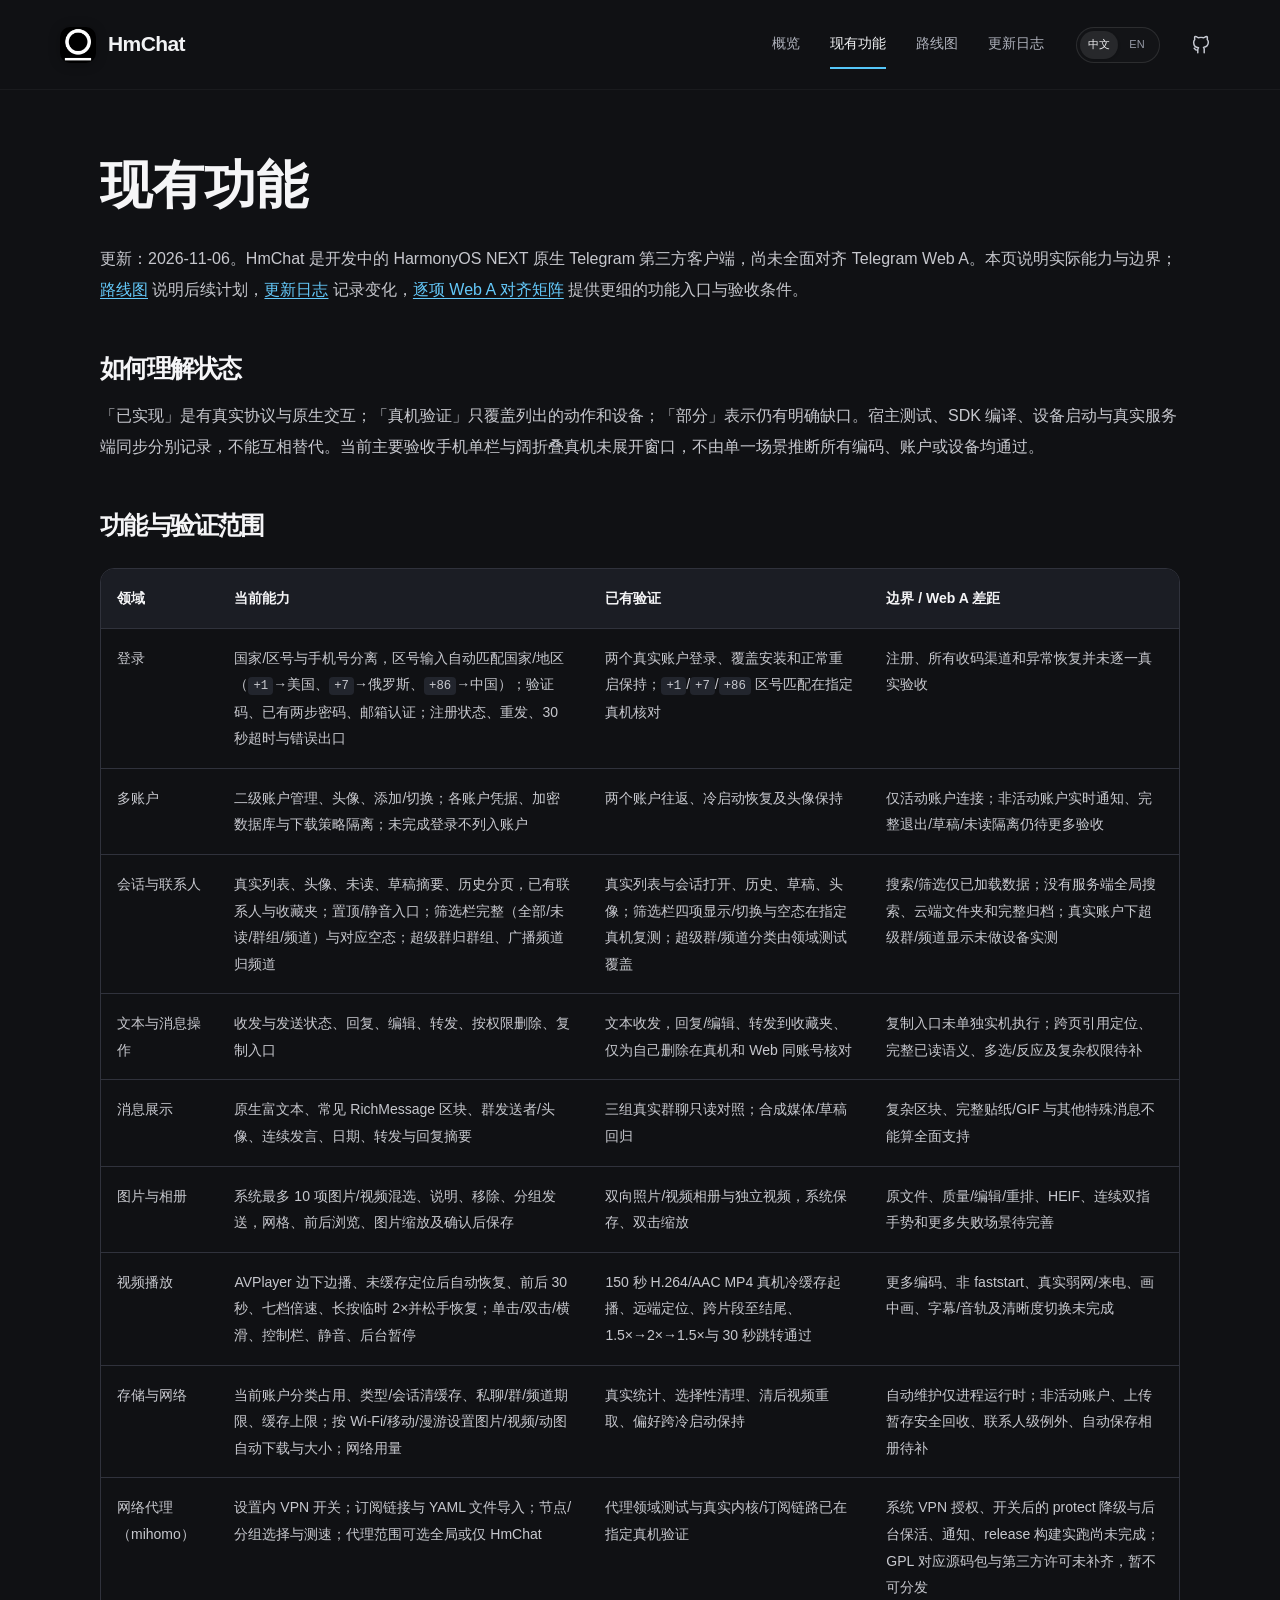
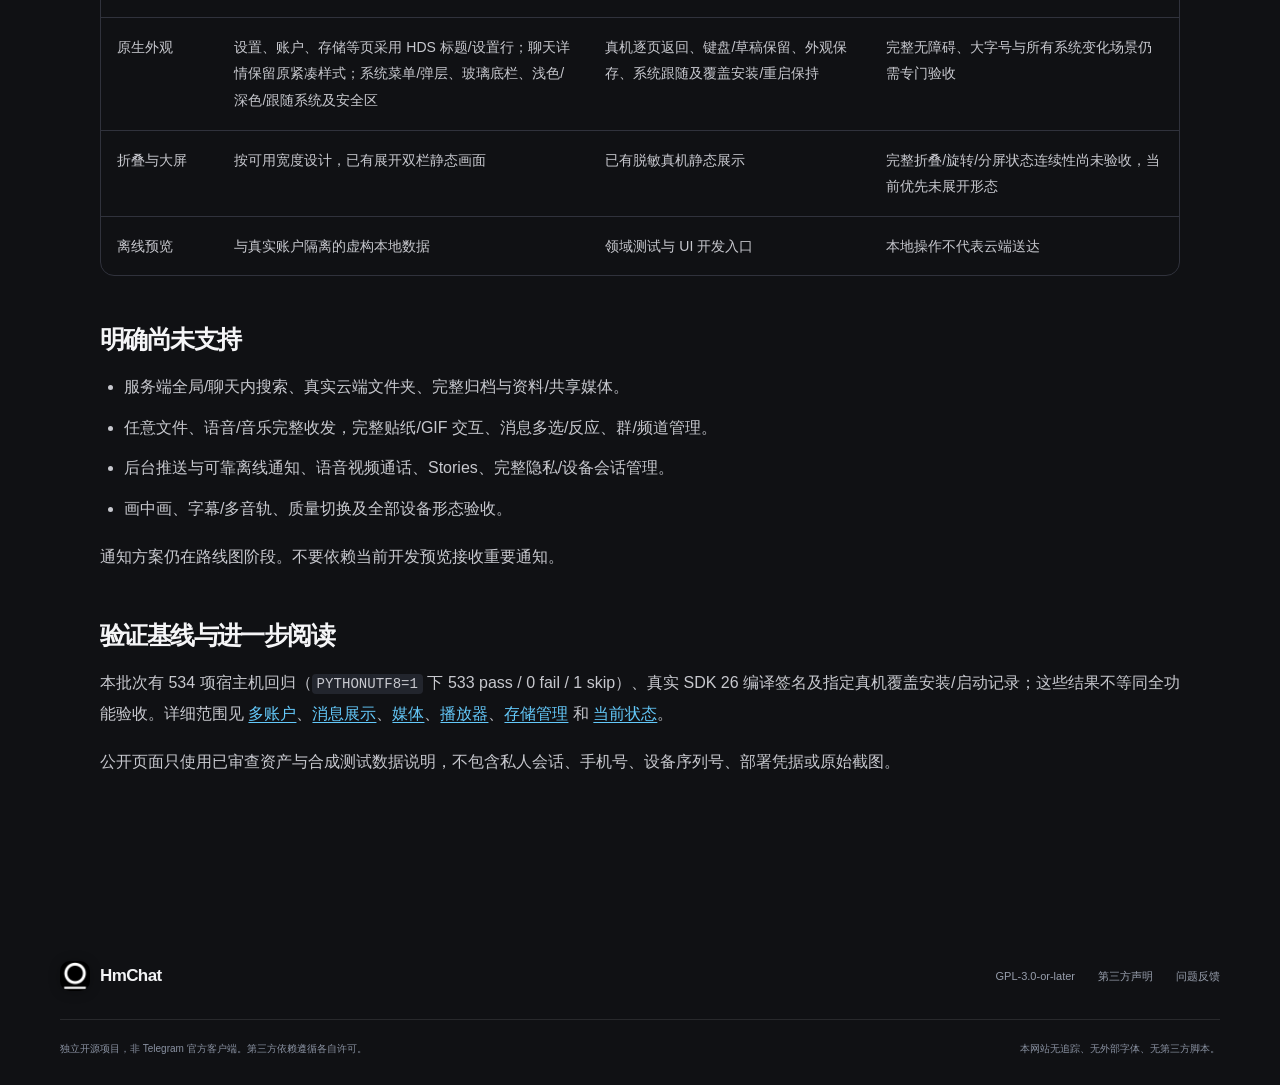
<file: website/features.html>
<!doctype html>
<html lang="zh-CN">
<head>
  <meta charset="utf-8">
  <meta name="viewport" content="width=device-width, initial-scale=1">
  <meta name="theme-color" content="#101114">
  <meta name="description" content="HmChat 现有功能：实现范围、验证与后续计划。">
  <meta property="og:type" content="website">
  <meta property="og:title" content="现有功能 | HmChat">
  <meta property="og:description" content="HmChat 现有功能：实现范围、验证与后续计划。">
  <meta property="og:url" content="https://gscsdx.github.io/HmChat/features.html">
  <meta property="og:image" content="https://gscsdx.github.io/HmChat/assets/icon.png">
  <title>现有功能 | HmChat</title>
  <link rel="canonical" href="https://gscsdx.github.io/HmChat/features.html">
  <link rel="sitemap" type="application/xml" href="https://gscsdx.github.io/HmChat/sitemap.xml">
  <link rel="icon" href="assets/icon.png" type="image/png">
  <link rel="stylesheet" href="styles.css">
  <script src="app.js" defer></script>
</head>
<body data-page="features">
  <a class="skip-link" href="#main" data-i18n="skip">跳至内容</a>
  <svg class="icon-library" xmlns="http://www.w3.org/2000/svg" aria-hidden="true">
    <symbol id="arrow" viewBox="0 0 24 24"><path d="M5 12h14M13 6l6 6-6 6"/></symbol>
    <symbol id="external" viewBox="0 0 24 24"><path d="M7 17 17 7M7 7h10v10"/></symbol>
    <symbol id="github" viewBox="0 0 24 24"><path d="M8.5 20.5v-3c-3 .6-3-1.5-4-2m11 5v-3.8c0-1-.3-1.7-.8-2.1 2.6-.3 5.3-1.2 5.3-5.8A4.5 4.5 0 0 0 18.8 6c.1-.4.5-1.9-.1-3.2 0 0-1.1-.4-3.6 1.3a12 12 0 0 0-6.2 0C6.4 2.4 5.3 2.8 5.3 2.8 4.7 4.1 5.1 5.6 5.2 6A4.5 4.5 0 0 0 4 9.3c0 4.6 2.7 5.5 5.3 5.8-.5.4-.8 1.1-.8 2.1"/></symbol>
    <symbol id="chat" viewBox="0 0 24 24"><path d="M20 11.5a8 8 0 0 1-8 8H5l-3 2v-10a9 9 0 0 1 18 0Z"/><path d="M7 10h8M7 14h5"/></symbol>
    <symbol id="key" viewBox="0 0 24 24"><circle cx="8" cy="9" r="5"/><path d="m12 13 8 8m-3-3 3-3m-6 0 3-3"/></symbol>
    <symbol id="edit" viewBox="0 0 24 24"><path d="m14 5 5 5M4 20l5-1 12-12a2 2 0 0 0-5-5L4 14v6ZM14 20h7"/></symbol>
    <symbol id="photo" viewBox="0 0 24 24"><rect x="3" y="3" width="18" height="18" rx="4"/><circle cx="8" cy="8" r="1.5"/><path d="m3 17 6-6 5 5 3-3 4 4"/></symbol>
    <symbol id="draft" viewBox="0 0 24 24"><path d="M14 3H6a2 2 0 0 0-2 2v14a2 2 0 0 0 2 2h12a2 2 0 0 0 2-2V9l-6-6Z"/><path d="M14 3v6h6M8 13h8M8 17h5"/></symbol>
    <symbol id="layers" viewBox="0 0 24 24"><path d="m12 3 10 5-10 5L2 8l10-5Zm-10 9 10 5 10-5M2 16l10 5 10-5"/></symbol>
    <symbol id="check" viewBox="0 0 24 24"><path d="m5 12 4 4L19 6"/></symbol>
    <symbol id="copy" viewBox="0 0 24 24"><rect x="8" y="8" width="12" height="13" rx="2"/><path d="M15 8V5a2 2 0 0 0-2-2H5a2 2 0 0 0-2 2v8a2 2 0 0 0 2 2h3"/></symbol>
  </svg>

  <header class="site-header">
    <div class="container header-inner">
      <a class="brand" href="index.html" aria-label="HmChat"><img src="assets/icon.png" width="36" height="36" alt=""><span>HmChat</span></a>
      <nav class="main-nav" aria-label="项目导航" data-i18n-aria="navigation">
        <a href="index.html" data-i18n="nav.home">概览</a>
        <a href="features.html" aria-current="page" data-i18n="nav.features">现有功能</a>
        <a href="roadmap.html" data-i18n="nav.roadmap">路线图</a>
        <a href="changelog.html" data-i18n="nav.changelog">更新日志</a>
      </nav>
      <div class="header-actions">
        <div class="language-switch" role="group" aria-label="语言 / Language">
          <button type="button" data-language="zh" aria-pressed="true">中文</button>
          <button type="button" data-language="en" aria-pressed="false" lang="en">EN</button>
        </div>
        <a class="github-icon" href="https://github.com/gscsdx/HmChat" aria-label="GitHub"><svg><use href="#github"/></svg></a>
      </div>
    </div>
  </header>

  <main id="main" class="doc-layout container">
<article class="doc-content" data-doc-language="zh" lang="zh-CN">
<h1>现有功能</h1>
<p>更新：2026-11-06。HmChat 是开发中的 HarmonyOS NEXT 原生 Telegram 第三方客户端，尚未全面对齐 Telegram Web A。本页说明实际能力与边界；<a href="roadmap.html">路线图</a> 说明后续计划，<a href="changelog.html">更新日志</a> 记录变化，<a href="https://github.com/gscsdx/HmChat/blob/main/docs/TELEGRAM_WEB_PARITY.md">逐项 Web A 对齐矩阵</a> 提供更细的功能入口与验收条件。</p>
<h2>如何理解状态</h2>
<p>「已实现」是有真实协议与原生交互；「真机验证」只覆盖列出的动作和设备；「部分」表示仍有明确缺口。宿主测试、SDK 编译、设备启动与真实服务端同步分别记录，不能互相替代。当前主要验收手机单栏与阔折叠真机未展开窗口，不由单一场景推断所有编码、账户或设备均通过。</p>
<h2>功能与验证范围</h2>
<div class="doc-table" tabindex="0" role="region" aria-label="功能与计划表"><table>
<thead>
<tr><th scope="col">领域</th><th scope="col">当前能力</th><th scope="col">已有验证</th><th scope="col">边界 / Web A 差距</th></tr>
</thead>
<tbody>
<tr><td>登录</td><td>国家/区号与手机号分离，区号输入自动匹配国家/地区（<code>+1</code>→美国、<code>+7</code>→俄罗斯、<code>+86</code>→中国）；验证码、已有两步密码、邮箱认证；注册状态、重发、30 秒超时与错误出口</td><td>两个真实账户登录、覆盖安装和正常重启保持；<code>+1</code>/<code>+7</code>/<code>+86</code> 区号匹配在指定真机核对</td><td>注册、所有收码渠道和异常恢复并未逐一真实验收</td></tr>
<tr><td>多账户</td><td>二级账户管理、头像、添加/切换；各账户凭据、加密数据库与下载策略隔离；未完成登录不列入账户</td><td>两个账户往返、冷启动恢复及头像保持</td><td>仅活动账户连接；非活动账户实时通知、完整退出/草稿/未读隔离仍待更多验收</td></tr>
<tr><td>会话与联系人</td><td>真实列表、头像、未读、草稿摘要、历史分页，已有联系人与收藏夹；置顶/静音入口；筛选栏完整（全部/未读/群组/频道）与对应空态；超级群归群组、广播频道归频道</td><td>真实列表与会话打开、历史、草稿、头像；筛选栏四项显示/切换与空态在指定真机复测；超级群/频道分类由领域测试覆盖</td><td>搜索/筛选仅已加载数据；没有服务端全局搜索、云端文件夹和完整归档；真实账户下超级群/频道显示未做设备实测</td></tr>
<tr><td>文本与消息操作</td><td>收发与发送状态、回复、编辑、转发、按权限删除、复制入口</td><td>文本收发，回复/编辑、转发到收藏夹、仅为自己删除在真机和 Web 同账号核对</td><td>复制入口未单独实机执行；跨页引用定位、完整已读语义、多选/反应及复杂权限待补</td></tr>
<tr><td>消息展示</td><td>原生富文本、常见 RichMessage 区块、群发送者/头像、连续发言、日期、转发与回复摘要</td><td>三组真实群聊只读对照；合成媒体/草稿回归</td><td>复杂区块、完整贴纸/GIF 与其他特殊消息不能算全面支持</td></tr>
<tr><td>图片与相册</td><td>系统最多 10 项图片/视频混选、说明、移除、分组发送，网格、前后浏览、图片缩放及确认后保存</td><td>双向照片/视频相册与独立视频，系统保存、双击缩放</td><td>原文件、质量/编辑/重排、HEIF、连续双指手势和更多失败场景待完善</td></tr>
<tr><td>视频播放</td><td>AVPlayer 边下边播、未缓存定位后自动恢复、前后 30 秒、七档倍速、长按临时 2×并松手恢复；单击/双击/横滑、控制栏、静音、后台暂停</td><td>150 秒 H.264/AAC MP4 真机冷缓存起播、远端定位、跨片段至结尾、1.5×→2×→1.5×与 30 秒跳转通过</td><td>更多编码、非 faststart、真实弱网/来电、画中画、字幕/音轨及清晰度切换未完成</td></tr>
<tr><td>存储与网络</td><td>当前账户分类占用、类型/会话清缓存、私聊/群/频道期限、缓存上限；按 Wi-Fi/移动/漫游设置图片/视频/动图自动下载与大小；网络用量</td><td>真实统计、选择性清理、清后视频重取、偏好跨冷启动保持</td><td>自动维护仅进程运行时；非活动账户、上传暂存安全回收、联系人级例外、自动保存相册待补</td></tr>
<tr><td>网络代理（mihomo）</td><td>设置内 VPN 开关；订阅链接与 YAML 文件导入；节点/分组选择与测速；代理范围可选全局或仅 HmChat</td><td>代理领域测试与真实内核/订阅链路已在指定真机验证</td><td>系统 VPN 授权、开关后的 protect 降级与后台保活、通知、release 构建实跑尚未完成；GPL 对应源码包与第三方许可未补齐，暂不可分发</td></tr>
<tr><td>原生外观</td><td>设置、账户、存储等页采用 HDS 标题/设置行；聊天详情保留原紧凑样式；系统菜单/弹层、玻璃底栏、浅色/深色/跟随系统及安全区</td><td>真机逐页返回、键盘/草稿保留、外观保存、系统跟随及覆盖安装/重启保持</td><td>完整无障碍、大字号与所有系统变化场景仍需专门验收</td></tr>
<tr><td>折叠与大屏</td><td>按可用宽度设计，已有展开双栏静态画面</td><td>已有脱敏真机静态展示</td><td>完整折叠/旋转/分屏状态连续性尚未验收，当前优先未展开形态</td></tr>
<tr><td>离线预览</td><td>与真实账户隔离的虚构本地数据</td><td>领域测试与 UI 开发入口</td><td>本地操作不代表云端送达</td></tr>
</tbody>
</table></div>
<h2>明确尚未支持</h2>
<ul>
<li>服务端全局/聊天内搜索、真实云端文件夹、完整归档与资料/共享媒体。</li>
<li>任意文件、语音/音乐完整收发，完整贴纸/GIF 交互、消息多选/反应、群/频道管理。</li>
<li>后台推送与可靠离线通知、语音视频通话、Stories、完整隐私/设备会话管理。</li>
<li>画中画、字幕/多音轨、质量切换及全部设备形态验收。</li>
</ul>
<p>通知方案仍在路线图阶段。不要依赖当前开发预览接收重要通知。</p>
<h2>验证基线与进一步阅读</h2>
<p>本批次有 534 项宿主机回归（<code>PYTHONUTF8=1</code> 下 533 pass / 0 fail / 1 skip）、真实 SDK 26 编译签名及指定真机覆盖安装/启动记录；这些结果不等同全功能验收。详细范围见 <a href="https://github.com/gscsdx/HmChat/blob/main/docs/MULTI_ACCOUNT.md">多账户</a>、<a href="https://github.com/gscsdx/HmChat/blob/main/docs/MESSAGE_DISPLAY.md">消息展示</a>、<a href="https://github.com/gscsdx/HmChat/blob/main/docs/MEDIA.md">媒体</a>、<a href="https://github.com/gscsdx/HmChat/blob/main/docs/VIDEO_PLAYER.md">播放器</a>、<a href="https://github.com/gscsdx/HmChat/blob/main/docs/STORAGE_MANAGEMENT.md">存储管理</a> 和 <a href="https://github.com/gscsdx/HmChat/blob/main/docs/STATUS.md">当前状态</a>。</p>
<p>公开页面只使用已审查资产与合成测试数据说明，不包含私人会话、手机号、设备序列号、部署凭据或原始截图。</p>
</article>
<article class="doc-content" data-doc-language="en" lang="en" hidden>
<h1>Available features</h1>
<p>Updated: 2026-11-06. HmChat is an actively developed native third-party Telegram client for HarmonyOS NEXT. It does not yet have full Telegram Web A parity. See the <a href="roadmap.html">roadmap</a>, <a href="changelog.html">changelog</a>, and detailed <a href="https://github.com/gscsdx/HmChat/blob/main/docs/TELEGRAM_WEB_PARITY.md">Web A parity matrix</a>.</p>
<h2>Reading the status</h2>
<p>Implemented means real protocol behavior and native interactions exist. Device-verified covers only the named actions and hardware. Partial means known gaps remain. Host tests, SDK builds, device launches, and server synchronization are different evidence. Current acceptance prioritizes the single-column phone and the folded wide-fold device, not every format or device.</p>
<h2>Capabilities and evidence</h2>
<div class="doc-table" tabindex="0" role="region" aria-label="Features and plans table"><table>
<thead>
<tr><th scope="col">Area</th><th scope="col">Available now</th><th scope="col">Evidence</th><th scope="col">Limits / Web A gaps</th></tr>
</thead>
<tbody>
<tr><td>Authentication</td><td>Separate country/calling-code and phone fields; typing a calling code selects the country/region (<code>+1</code> US, <code>+7</code> Russia, <code>+86</code> China); verification code, existing two-step password and email states; registration/resend branches and 30-second errors</td><td>Two real accounts, update installs and normal restart retention; <code>+1</code>/<code>+7</code>/<code>+86</code> matching checked on the designated device</td><td>Not every registration, delivery channel or recovery case has live coverage</td></tr>
<tr><td>Multiple accounts</td><td>Nested account manager with avatars, add/switch, isolated credentials/database/download policies; pending logins stay private</td><td>Round trips between two accounts and cold-start/avatar retention</td><td>Only the active account connects; inactive notifications and full logout/draft/unread isolation need more coverage</td></tr>
<tr><td>Chats and contacts</td><td>Real chats, avatars, unread/draft previews, history paging, existing contacts, Saved Messages, pin/mute entries; complete filter bar (All/Unread/Groups/Channels) with matching empty states; supergroups classified as groups and broadcast channels as channels</td><td>Real navigation, history, drafts and avatars; all four filters shown/switched with empty states retested on the designated device; supergroup/channel classification covered by domain tests</td><td>Search/filter cover loaded data; no server search, cloud folders or complete archive; supergroup/channel display with a real account is not device-tested</td></tr>
<tr><td>Text and actions</td><td>Messaging/send states, reply, edit, forward, permission-aware delete and copy entry</td><td>Device/Web checks for text, reply/edit, forwarding to Saved Messages and delete-for-self</td><td>Copy not independently device-tested; precise cross-page reply navigation, full read semantics, selection/reactions and permissions remain</td></tr>
<tr><td>Message display</td><td>Native entities, common RichMessage blocks, group senders/avatars, grouping, dates, forwarding/reply previews</td><td>Read-only comparisons across three real groups; synthetic media regressions</td><td>Complex blocks and complete sticker/GIF/special-message handling remain incomplete</td></tr>
<tr><td>Photos and albums</td><td>Up to 10 system-selected photos/videos, caption/removal, album sending/grid, browsing, zoom and confirmed export</td><td>Mixed albums in both directions, standalone video, export and double-tap zoom</td><td>Originals, quality/editing/reordering, HEIF, continuous pinch and more failure cases remain</td></tr>
<tr><td>Video player</td><td>Native progressive AVPlayer streaming and uncached seeking/resume; ±30 seconds, seven speeds, temporary 2× hold with rate restoration, tap/double-tap/swipe, controls, mute and background pause</td><td>Cold-cache 150-second H.264/AAC MP4, remote seeks, playback through chunks to completion, 1.5×→2×→1.5× and skip controls on device</td><td>More codecs/non-faststart/weak-network/call-interruption cases, PiP, subtitles/tracks and quality switching remain</td></tr>
<tr><td>Storage and traffic</td><td>Per-active-account category/chat clearing, retention/cap, network-specific photo/video/animation limits, traffic totals</td><td>Real statistics, selective clearing, video re-fetch and preference retention</td><td>Maintenance requires a running process; inactive accounts, upload staging, contact exceptions and automatic gallery saving remain</td></tr>
<tr><td>Network proxy (mihomo)</td><td>In-app VPN switch; subscription-link and YAML import; node/group selection and latency tests; global or HmChat-only scope</td><td>Proxy domain tests plus the real core/subscription path verified on the designated device</td><td>System VPN authorization, protect fallback and background keep-alive after toggling, notifications and release-build runtime remain unverified; the GPL source bundle and third-party licenses are incomplete, so builds are not distributable</td></tr>
<tr><td>Native appearance</td><td>HDS titles/settings rows for settings, accounts, storage pages; original compact chat details; system menus/sheets, glass tabs, light/dark/system and safe areas</td><td>Page returns, keyboard/draft retention, appearance persistence and system-following on device</td><td>Complete accessibility, large text and every system scenario need separate validation</td></tr>
<tr><td>Folding and large screens</td><td>Width-based design with an unfolded two-pane static capture</td><td>Privacy-redacted device illustration</td><td>Full folding/rotation/multi-window continuity not accepted; folded form comes first</td></tr>
<tr><td>Offline preview</td><td>Fictional local fixtures isolated from real accounts</td><td>Domain/UI development</td><td>Local changes are not cloud delivery</td></tr>
</tbody>
</table></div>
<h2>Not yet supported</h2>
<ul>
<li>Server global/in-chat search, cloud folders, full archive/profiles/shared media.</li>
<li>Arbitrary files, complete voice/music and sticker/GIF workflows, message selection/reactions, group/channel administration.</li>
<li>Background push/reliable offline alerts, calls, Stories and complete privacy/device-session management.</li>
<li>PiP, subtitles/multiple tracks, quality switching and all device forms.</li>
</ul>
<p>Notifications remain roadmap work. Do not depend on the preview for important notifications.</p>
<h2>Verification baseline</h2>
<p>This batch has 534 host tests (533 pass / 0 fail / 1 skip with <code>PYTHONUTF8=1</code>), a real SDK 26 signed build, and update-install/launch evidence on the designated device. These are not full-feature acceptance. Details: <a href="https://github.com/gscsdx/HmChat/blob/main/docs/MULTI_ACCOUNT.md">accounts</a>, <a href="https://github.com/gscsdx/HmChat/blob/main/docs/MESSAGE_DISPLAY.md">display</a>, <a href="https://github.com/gscsdx/HmChat/blob/main/docs/MEDIA.md">media</a>, <a href="https://github.com/gscsdx/HmChat/blob/main/docs/VIDEO_PLAYER.md">video</a>, <a href="https://github.com/gscsdx/HmChat/blob/main/docs/STORAGE_MANAGEMENT.md">storage</a>, <a href="https://github.com/gscsdx/HmChat/blob/main/docs/STATUS.md">status</a>.</p>
<p>Public pages use reviewed assets and synthetic-test descriptions only, without private conversations, phone numbers, device serials, deployment credentials or raw screenshots.</p>
</article>
  </main>
  <footer class="site-footer container"><div class="footer-main"><a class="brand" href="index.html"><img src="assets/icon.png" alt="" width="30" height="30"><span>HmChat</span></a><div class="footer-links"><a href="https://github.com/gscsdx/HmChat/blob/main/LICENSE">GPL-3.0-or-later</a><a href="https://github.com/gscsdx/HmChat/blob/main/THIRD_PARTY_NOTICES.md" data-i18n="footer.notices">第三方声明</a><a href="https://github.com/gscsdx/HmChat/issues" data-i18n="footer.issues">问题反馈</a></div></div><div class="footer-bottom"><p data-i18n="footer.disclaimer">独立开源项目，非 Telegram 官方客户端。第三方依赖遵循各自许可。</p><p data-i18n="footer.privacy">本网站无追踪、无外部字体、无第三方脚本。</p></div></footer>
</body>
</html>
</file>
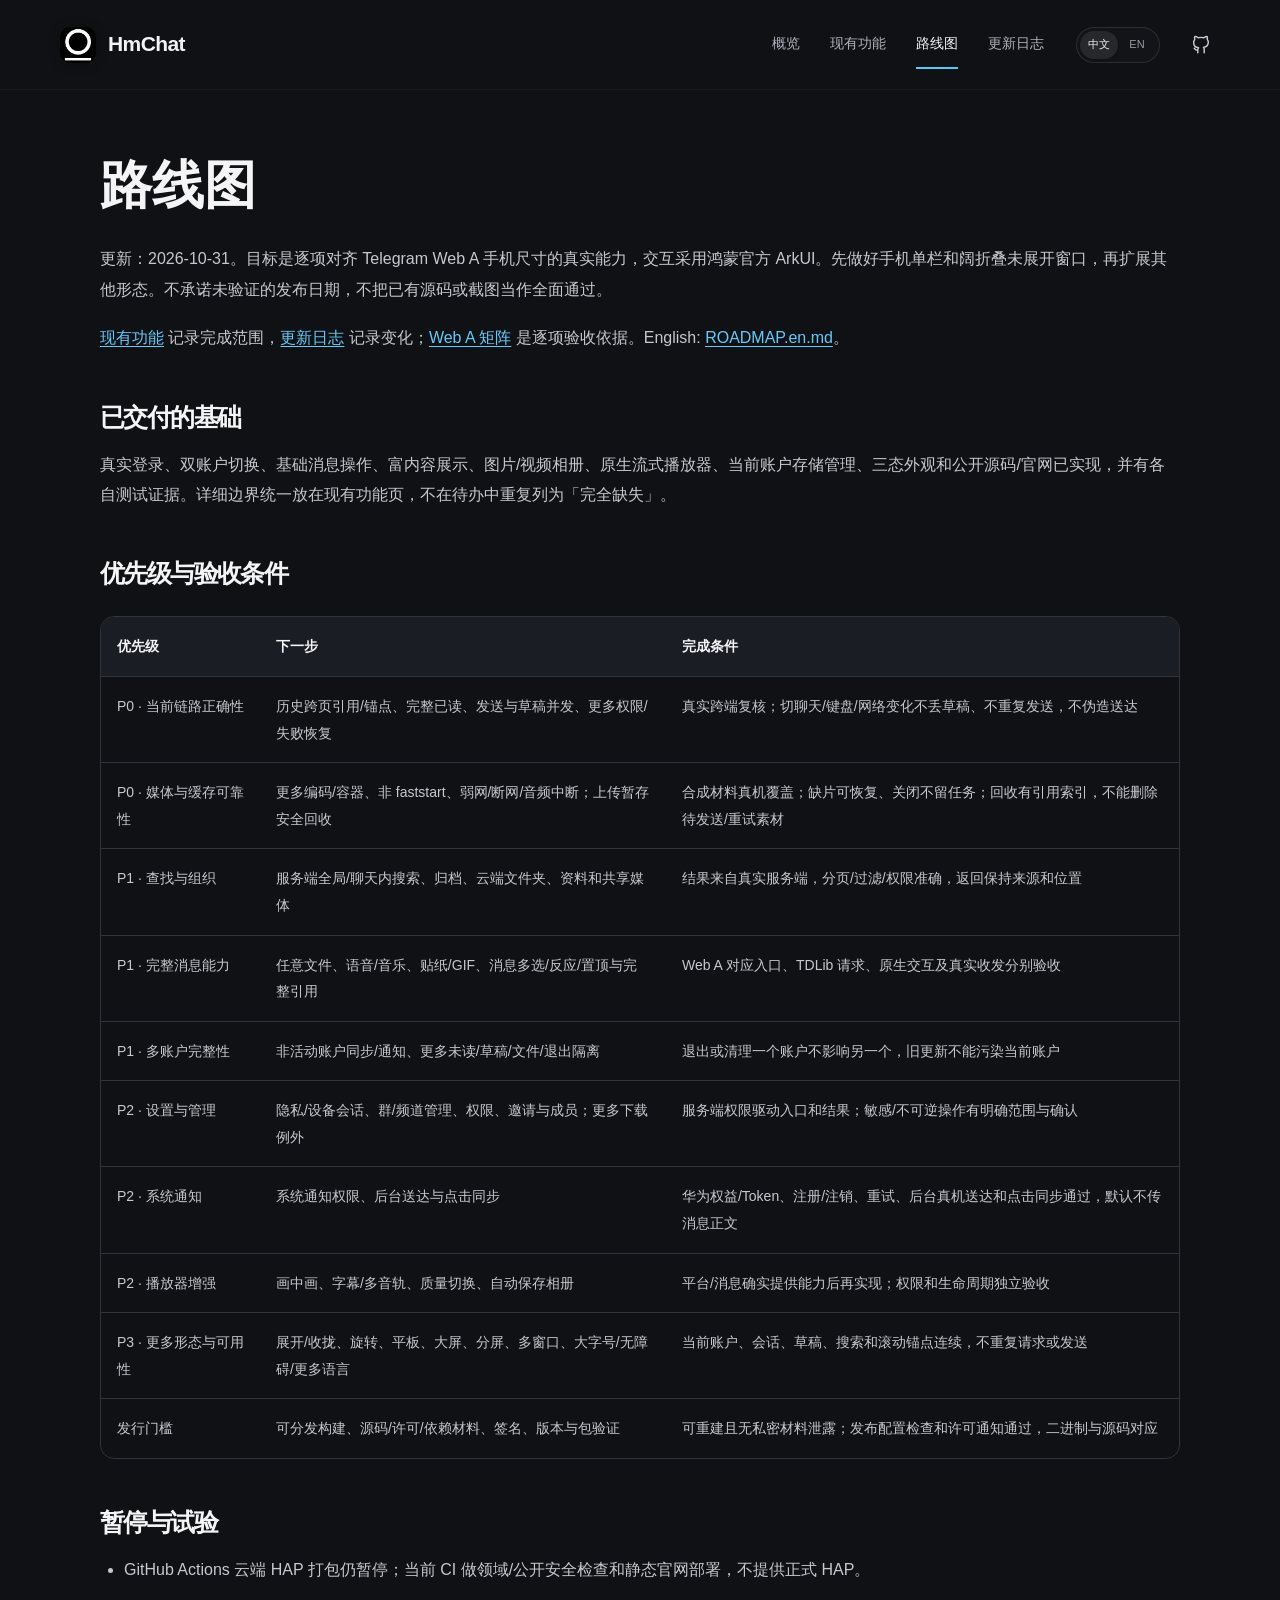
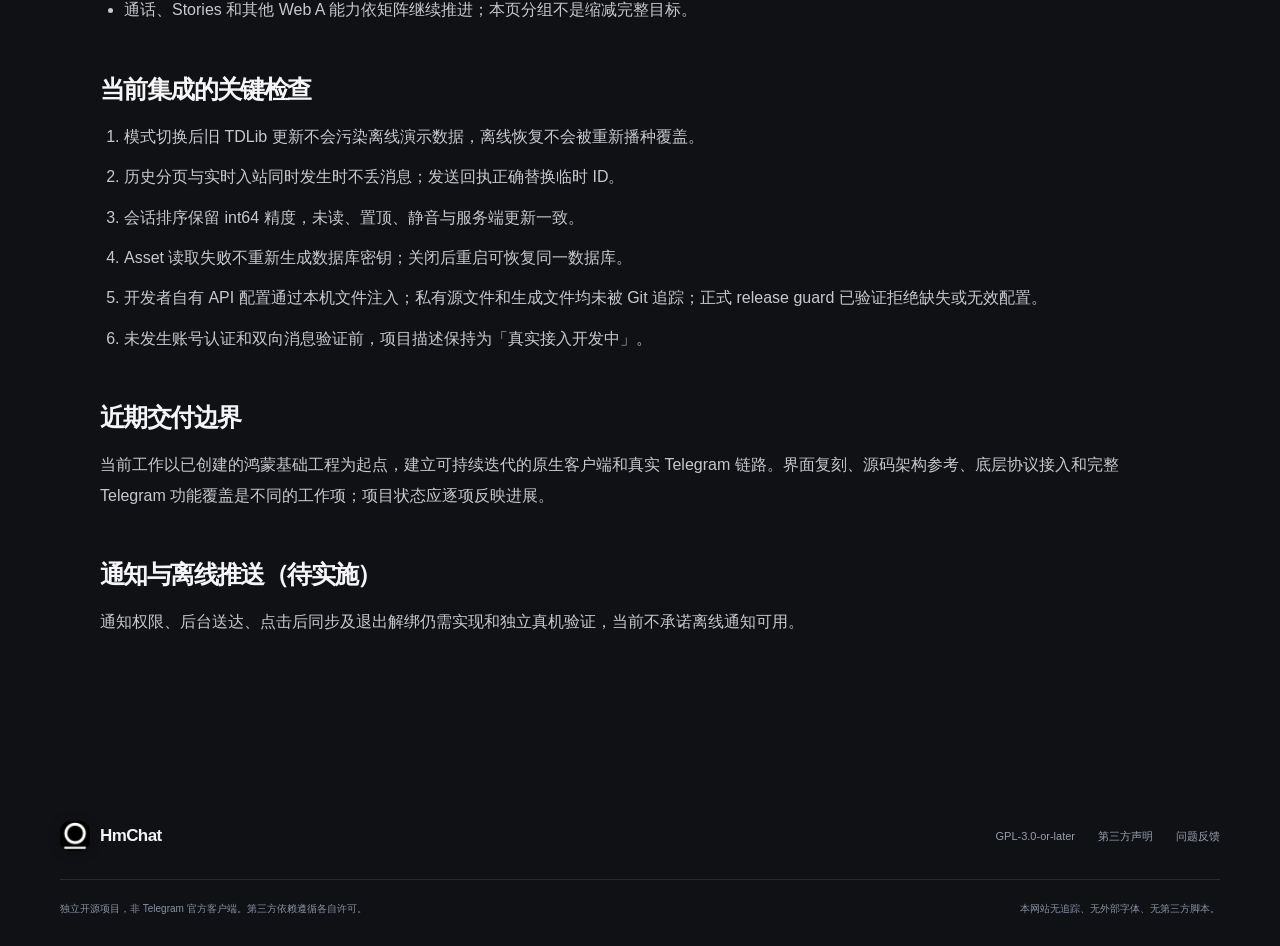
<file: website/roadmap.html>
<!doctype html>
<html lang="zh-CN">
<head>
  <meta charset="utf-8">
  <meta name="viewport" content="width=device-width, initial-scale=1">
  <meta name="theme-color" content="#101114">
  <meta name="description" content="HmChat 路线图：实现范围、验证与后续计划。">
  <meta property="og:type" content="website">
  <meta property="og:title" content="路线图 | HmChat">
  <meta property="og:description" content="HmChat 路线图：实现范围、验证与后续计划。">
  <meta property="og:url" content="https://gscsdx.github.io/HmChat/roadmap.html">
  <meta property="og:image" content="https://gscsdx.github.io/HmChat/assets/icon.png">
  <title>路线图 | HmChat</title>
  <link rel="canonical" href="https://gscsdx.github.io/HmChat/roadmap.html">
  <link rel="sitemap" type="application/xml" href="https://gscsdx.github.io/HmChat/sitemap.xml">
  <link rel="icon" href="assets/icon.png" type="image/png">
  <link rel="stylesheet" href="styles.css">
  <script src="app.js" defer></script>
</head>
<body data-page="roadmap">
  <a class="skip-link" href="#main" data-i18n="skip">跳至内容</a>
  <svg class="icon-library" xmlns="http://www.w3.org/2000/svg" aria-hidden="true">
    <symbol id="arrow" viewBox="0 0 24 24"><path d="M5 12h14M13 6l6 6-6 6"/></symbol>
    <symbol id="external" viewBox="0 0 24 24"><path d="M7 17 17 7M7 7h10v10"/></symbol>
    <symbol id="github" viewBox="0 0 24 24"><path d="M8.5 20.5v-3c-3 .6-3-1.5-4-2m11 5v-3.8c0-1-.3-1.7-.8-2.1 2.6-.3 5.3-1.2 5.3-5.8A4.5 4.5 0 0 0 18.8 6c.1-.4.5-1.9-.1-3.2 0 0-1.1-.4-3.6 1.3a12 12 0 0 0-6.2 0C6.4 2.4 5.3 2.8 5.3 2.8 4.7 4.1 5.1 5.6 5.2 6A4.5 4.5 0 0 0 4 9.3c0 4.6 2.7 5.5 5.3 5.8-.5.4-.8 1.1-.8 2.1"/></symbol>
    <symbol id="chat" viewBox="0 0 24 24"><path d="M20 11.5a8 8 0 0 1-8 8H5l-3 2v-10a9 9 0 0 1 18 0Z"/><path d="M7 10h8M7 14h5"/></symbol>
    <symbol id="key" viewBox="0 0 24 24"><circle cx="8" cy="9" r="5"/><path d="m12 13 8 8m-3-3 3-3m-6 0 3-3"/></symbol>
    <symbol id="edit" viewBox="0 0 24 24"><path d="m14 5 5 5M4 20l5-1 12-12a2 2 0 0 0-5-5L4 14v6ZM14 20h7"/></symbol>
    <symbol id="photo" viewBox="0 0 24 24"><rect x="3" y="3" width="18" height="18" rx="4"/><circle cx="8" cy="8" r="1.5"/><path d="m3 17 6-6 5 5 3-3 4 4"/></symbol>
    <symbol id="draft" viewBox="0 0 24 24"><path d="M14 3H6a2 2 0 0 0-2 2v14a2 2 0 0 0 2 2h12a2 2 0 0 0 2-2V9l-6-6Z"/><path d="M14 3v6h6M8 13h8M8 17h5"/></symbol>
    <symbol id="layers" viewBox="0 0 24 24"><path d="m12 3 10 5-10 5L2 8l10-5Zm-10 9 10 5 10-5M2 16l10 5 10-5"/></symbol>
    <symbol id="check" viewBox="0 0 24 24"><path d="m5 12 4 4L19 6"/></symbol>
    <symbol id="copy" viewBox="0 0 24 24"><rect x="8" y="8" width="12" height="13" rx="2"/><path d="M15 8V5a2 2 0 0 0-2-2H5a2 2 0 0 0-2 2v8a2 2 0 0 0 2 2h3"/></symbol>
  </svg>

  <header class="site-header">
    <div class="container header-inner">
      <a class="brand" href="index.html" aria-label="HmChat"><img src="assets/icon.png" width="36" height="36" alt=""><span>HmChat</span></a>
      <nav class="main-nav" aria-label="项目导航" data-i18n-aria="navigation">
        <a href="index.html" data-i18n="nav.home">概览</a>
        <a href="features.html" data-i18n="nav.features">现有功能</a>
        <a href="roadmap.html" aria-current="page" data-i18n="nav.roadmap">路线图</a>
        <a href="changelog.html" data-i18n="nav.changelog">更新日志</a>
      </nav>
      <div class="header-actions">
        <div class="language-switch" role="group" aria-label="语言 / Language">
          <button type="button" data-language="zh" aria-pressed="true">中文</button>
          <button type="button" data-language="en" aria-pressed="false" lang="en">EN</button>
        </div>
        <a class="github-icon" href="https://github.com/gscsdx/HmChat" aria-label="GitHub"><svg><use href="#github"/></svg></a>
      </div>
    </div>
  </header>

  <main id="main" class="doc-layout container">
<article class="doc-content" data-doc-language="zh" lang="zh-CN">
<h1>路线图</h1>
<p>更新：2026-10-31。目标是逐项对齐 Telegram Web A 手机尺寸的真实能力，交互采用鸿蒙官方 ArkUI。先做好手机单栏和阔折叠未展开窗口，再扩展其他形态。不承诺未验证的发布日期，不把已有源码或截图当作全面通过。</p>
<p><a href="features.html">现有功能</a> 记录完成范围，<a href="changelog.html">更新日志</a> 记录变化；<a href="https://github.com/gscsdx/HmChat/blob/main/docs/TELEGRAM_WEB_PARITY.md">Web A 矩阵</a> 是逐项验收依据。English: <a href="roadmap.html">ROADMAP.en.md</a>。</p>
<h2>已交付的基础</h2>
<p>真实登录、双账户切换、基础消息操作、富内容展示、图片/视频相册、原生流式播放器、当前账户存储管理、三态外观和公开源码/官网已实现，并有各自测试证据。详细边界统一放在现有功能页，不在待办中重复列为「完全缺失」。</p>
<h2>优先级与验收条件</h2>
<div class="doc-table" tabindex="0" role="region" aria-label="功能与计划表"><table>
<thead>
<tr><th scope="col">优先级</th><th scope="col">下一步</th><th scope="col">完成条件</th></tr>
</thead>
<tbody>
<tr><td>P0 · 当前链路正确性</td><td>历史跨页引用/锚点、完整已读、发送与草稿并发、更多权限/失败恢复</td><td>真实跨端复核；切聊天/键盘/网络变化不丢草稿、不重复发送，不伪造送达</td></tr>
<tr><td>P0 · 媒体与缓存可靠性</td><td>更多编码/容器、非 faststart、弱网/断网/音频中断；上传暂存安全回收</td><td>合成材料真机覆盖；缺片可恢复、关闭不留任务；回收有引用索引，不能删除待发送/重试素材</td></tr>
<tr><td>P1 · 查找与组织</td><td>服务端全局/聊天内搜索、归档、云端文件夹、资料和共享媒体</td><td>结果来自真实服务端，分页/过滤/权限准确，返回保持来源和位置</td></tr>
<tr><td>P1 · 完整消息能力</td><td>任意文件、语音/音乐、贴纸/GIF、消息多选/反应/置顶与完整引用</td><td>Web A 对应入口、TDLib 请求、原生交互及真实收发分别验收</td></tr>
<tr><td>P1 · 多账户完整性</td><td>非活动账户同步/通知、更多未读/草稿/文件/退出隔离</td><td>退出或清理一个账户不影响另一个，旧更新不能污染当前账户</td></tr>
<tr><td>P2 · 设置与管理</td><td>隐私/设备会话、群/频道管理、权限、邀请与成员；更多下载例外</td><td>服务端权限驱动入口和结果；敏感/不可逆操作有明确范围与确认</td></tr>
<tr><td>P2 · 系统通知</td><td>系统通知权限、后台送达与点击同步</td><td>华为权益/Token、注册/注销、重试、后台真机送达和点击同步通过，默认不传消息正文</td></tr>
<tr><td>P2 · 播放器增强</td><td>画中画、字幕/多音轨、质量切换、自动保存相册</td><td>平台/消息确实提供能力后再实现；权限和生命周期独立验收</td></tr>
<tr><td>P3 · 更多形态与可用性</td><td>展开/收拢、旋转、平板、大屏、分屏、多窗口、大字号/无障碍/更多语言</td><td>当前账户、会话、草稿、搜索和滚动锚点连续，不重复请求或发送</td></tr>
<tr><td>发行门槛</td><td>可分发构建、源码/许可/依赖材料、签名、版本与包验证</td><td>可重建且无私密材料泄露；发布配置检查和许可通知通过，二进制与源码对应</td></tr>
</tbody>
</table></div>
<h2>暂停与试验</h2>
<ul>
<li>GitHub Actions 云端 HAP 打包仍暂停；当前 CI 做领域/公开安全检查和静态官网部署，不提供正式 HAP。</li>
<li>通话、Stories 和其他 Web A 能力依矩阵继续推进；本页分组不是缩减完整目标。</li>
</ul>
<h2>当前集成的关键检查</h2>
<ol>
<li>模式切换后旧 TDLib 更新不会污染离线演示数据，离线恢复不会被重新播种覆盖。</li>
<li>历史分页与实时入站同时发生时不丢消息；发送回执正确替换临时 ID。</li>
<li>会话排序保留 int64 精度，未读、置顶、静音与服务端更新一致。</li>
<li>Asset 读取失败不重新生成数据库密钥；关闭后重启可恢复同一数据库。</li>
<li>开发者自有 API 配置通过本机文件注入；私有源文件和生成文件均未被 Git 追踪；正式 release guard 已验证拒绝缺失或无效配置。</li>
<li>未发生账号认证和双向消息验证前，项目描述保持为「真实接入开发中」。</li>
</ol>
<h2>近期交付边界</h2>
<p>当前工作以已创建的鸿蒙基础工程为起点，建立可持续迭代的原生客户端和真实 Telegram 链路。界面复刻、源码架构参考、底层协议接入和完整 Telegram 功能覆盖是不同的工作项；项目状态应逐项反映进展。</p>
<h2>通知与离线推送（待实施）</h2>
<p>通知权限、后台送达、点击后同步及退出解绑仍需实现和独立真机验证，当前不承诺离线通知可用。</p>
</article>
<article class="doc-content" data-doc-language="en" lang="en" hidden>
<h1>Roadmap</h1>
<p>Updated: 2026-10-31. The goal is feature-by-feature Telegram Web A mobile parity with native ArkUI interactions. Single-column phones and the folded wide-fold device come first. No unverified release dates or claims of full parity.</p>
<p><a href="features.html">Features</a> describes current scope; the <a href="changelog.html">changelog</a> records changes. The detailed <a href="https://github.com/gscsdx/HmChat/blob/main/docs/TELEGRAM_WEB_PARITY.md">Web A matrix</a> defines acceptance. <a href="roadmap.html">中文</a>.</p>
<h2>Foundation delivered</h2>
<p>Real authentication, two-account switching, core message actions, rich display, mixed albums, progressive native video, per-account storage management, three-state appearance, source publication and the website exist with separate evidence. Their remaining boundaries are on the Features page, rather than labeling them wholly absent.</p>
<h2>Priorities and acceptance</h2>
<div class="doc-table" tabindex="0" role="region" aria-label="Features and plans table"><table>
<thead>
<tr><th scope="col">Priority</th><th scope="col">Next work</th><th scope="col">Acceptance</th></tr>
</thead>
<tbody>
<tr><td>P0 · Correctness</td><td>Cross-page reply/scroll anchors, full read semantics, concurrent drafts/sends, permissions/failure recovery</td><td>Real cross-client checks; no lost drafts, duplicate sends or fabricated delivery across chat/keyboard/network changes</td></tr>
<tr><td>P0 · Media/cache reliability</td><td>More codecs/containers, non-faststart, weak/offline networks and audio interruptions; safe upload-staging reclamation</td><td>Synthetic-device coverage; missing chunks recover, tasks stop on close; reference-aware cleanup preserves pending/retry media</td></tr>
<tr><td>P1 · Discovery/organization</td><td>Server global/in-chat search, archive, cloud folders, profiles/shared media</td><td>Genuine server results with correct paging/filtering/permissions and preserved navigation context</td></tr>
<tr><td>P1 · Complete messaging</td><td>Arbitrary files, voice/music, stickers/GIFs, selection/reactions/pinning and full replies</td><td>Web A entry, TDLib implementation, native interaction and live exchange separately accepted</td></tr>
<tr><td>P1 · Account completeness</td><td>Inactive synchronization/notifications; more unread/draft/file/logout isolation</td><td>Cleaning or logging out one account cannot affect another; stale updates cannot leak across accounts</td></tr>
<tr><td>P2 · Settings/admin</td><td>Privacy/devices, groups/channels, roles/invites/members, more download exceptions</td><td>Server-permission-driven actions and explicit scope/confirmation for sensitive changes</td></tr>
<tr><td>P2 · Notifications</td><td>Candidate Simple Push → Worker → HarmonyOS Push Kit</td><td>Entitlements/tokens, registration/revocation, retry, background delivery and tap-to-sync; no message body by default</td></tr>
<tr><td>P2 · Player enhancements</td><td>PiP, subtitles/tracks, quality selection and automatic gallery export</td><td>Implement only when platform/message capabilities exist, with independent permission/lifecycle tests</td></tr>
<tr><td>P3 · Other forms/accessibility</td><td>Folding transitions, rotation, tablet/large/split/free windows, large text, accessibility and languages</td><td>Keep account/chat/draft/search/scroll context; no duplicate requests or sends</td></tr>
<tr><td>Distribution gate</td><td>Reproducible packages, source/license/dependency records, signing/version/package checks</td><td>No private materials, release guards and notices passed, matching source and binary</td></tr>
</tbody>
</table></div>
<h2>Paused and experimental</h2>
<ul>
<li>Cloud HAP builds in GitHub Actions remain paused. CI checks domain/public safety and deploys only the static site; no official HAP is published.</li>
<li>Calls, Stories and other Web A capabilities remain in the full matrix; these groups do not narrow that scope.</li>
</ul>
<h2>Notifications (planned)</h2>
<p>Notification permissions, background delivery, synchronization after a tap and sign-out cleanup still require implementation and independent device validation. Offline notifications are not operational.</p>
</article>
  </main>
  <footer class="site-footer container"><div class="footer-main"><a class="brand" href="index.html"><img src="assets/icon.png" alt="" width="30" height="30"><span>HmChat</span></a><div class="footer-links"><a href="https://github.com/gscsdx/HmChat/blob/main/LICENSE">GPL-3.0-or-later</a><a href="https://github.com/gscsdx/HmChat/blob/main/THIRD_PARTY_NOTICES.md" data-i18n="footer.notices">第三方声明</a><a href="https://github.com/gscsdx/HmChat/issues" data-i18n="footer.issues">问题反馈</a></div></div><div class="footer-bottom"><p data-i18n="footer.disclaimer">独立开源项目，非 Telegram 官方客户端。第三方依赖遵循各自许可。</p><p data-i18n="footer.privacy">本网站无追踪、无外部字体、无第三方脚本。</p></div></footer>
</body>
</html>
</file>
<file: website/styles.css>
/* Local system fonts; all visuals render without a third-party request. */
:root {
  color-scheme:dark;
  --bg:#101114;
  --surface:#17181d;
  --text:#f2f3f5;
  --muted:#a0a3ae;
  --line:rgba(255,255,255,.1);
  --blue:#a0c8ff;
  --font:-apple-system,BlinkMacSystemFont,"Segoe UI","PingFang SC","Hiragino Sans GB","Microsoft YaHei",sans-serif;
}
* {
  box-sizing:border-box;
}
html {
  scroll-behavior:smooth;
  scroll-padding-top:100px;
}
body {
  margin:0;
  background:var(--bg);
  color:var(--text);
  font-family:var(--font);
  font-size:16px;
  line-height:1.65;
  -webkit-font-smoothing:antialiased;
}
a {
  color:inherit;
  text-decoration:none;
}
button {
  font:inherit;
  color:inherit;
}
button,a {
  -webkit-tap-highlight-color:transparent;
}
button {
  cursor:pointer;
}
img {
  max-width:100%;
  height:auto;
}
svg {
  width:22px;
  height:22px;
  fill:none;
  stroke:currentColor;
  stroke-width:1.6;
  stroke-linecap:round;
  stroke-linejoin:round;
  flex-shrink:0;
}
h1,h2,h3,p,figure {
  margin:0;
}
h1,h2,h3 {
  line-height:1.2;
}
h2 {
  font-size:clamp(30px,3.25vw,44px);
  letter-spacing:-1.6px;
  font-weight:600;
}
h3 {
  font-weight:550;
  font-size:19px;
  letter-spacing:-.35px;
}
button:focus-visible,a:focus-visible,pre:focus-visible {
  outline:2px solid var(--blue);
  outline-offset:5px;
  border-radius:6px;
}
::selection {
  background:#49678b;
  color:#fff;
}
.container {
  width:min(1160px,calc(100% - 96px));
  margin-inline:auto;
}
.icon-library {
  position:absolute;
  width:0;
  height:0;
  overflow:hidden;
}
.sr-only {
  position:absolute;
  width:1px;
  height:1px;
  padding:0;
  margin:-1px;
  overflow:hidden;
  clip:rect(0,0,0,0);
  white-space:nowrap;
  border:0;
}
.skip-link {
  position:fixed;
  top:12px;
  left:16px;
  z-index:10;
  padding:10px 18px;
  background:#fff;
  color:#111;
  transform:translateY(-160%);
  border-radius:8px;
}
.skip-link:focus {
  transform:translateY(0);
}
.site-header {
  height:90px;
  position:relative;
  z-index:2;
  border-bottom:1px solid rgba(255,255,255,.045);
}
.header-inner {
  height:100%;
  display:flex;
  align-items:center;
  gap:32px;
}
.brand {
  display:inline-flex;
  align-items:center;
  gap:12px;
  font-size:21px;
  font-weight:650;
  letter-spacing:-.6px;
  flex-shrink:0;
}
.brand img {
  border-radius:10px;
  box-shadow:0 1px 12px #0004;
}
.main-nav {
  display:flex;
  gap:30px;
  margin-left:auto;
  color:#afb2bc;
  font-size:14px;
}
.main-nav a {
  padding:10px 0;
  transition:color .2s;
}
.main-nav a:hover {
  color:#fff;
}
.header-actions {
  display:flex;
  gap:22px;
  align-items:center;
}
.language-switch {
  display:flex;
  padding:3px;
  border:1px solid var(--line);
  border-radius:99px;
  background:#ffffff04;
}
.language-switch button {
  font-size:11px;
  border:0;
  background:transparent;
  color:#9599a5;
  min-width:38px;
  height:28px;
  border-radius:99px;
  padding:0 8px;
}
.language-switch button[aria-pressed=true] {
  color:#f2f2f5;
  background:#ffffff16;
  box-shadow:0 1px 3px #0003;
}
.github-icon {
  display:flex;
  padding:8px;
  color:#c7cad3;
}
.github-icon:hover {
  color:#fff;
}
.hero {
  display:grid;
  grid-template-columns:1.12fr 1fr;
  align-items:center;
  gap:36px;
  padding-top:80px;
  padding-bottom:83px;
  min-height:770px;
}
.hero-copy {
  position:relative;
  z-index:1;
  padding-bottom:10px;
}
.eyebrow {
  font-size:10px;
  font-weight:650;
  letter-spacing:2.2px;
  color:#a9adba;
  display:flex;
  align-items:center;
  gap:10px;
}
.status-dot {
  height:6px;
  width:6px;
  border-radius:100%;
  background:#c9dcfa;
  box-shadow:0 0 14px #aacfff80;
}
.hero h1 {
  font-size:clamp(42px,5vw,65px);
  font-weight:620;
  letter-spacing:-3px;
  line-height:1.25;
  margin-top:30px;
  white-space:nowrap;
}
.silver-text {
  background:linear-gradient(105deg,#f3f4f8 10%,#9298a9 95%);
  background-clip:text;
  -webkit-background-clip:text;
  color:transparent;
}
.hero-description {
  font-size:17px;
  color:var(--muted);
  line-height:1.9;
  max-width:460px;
  margin-top:24px;
}
.hero-actions {
  display:flex;
  align-items:center;
  gap:12px;
  margin-top:33px;
}
.button {
  display:inline-flex;
  align-items:center;
  justify-content:center;
  gap:10px;
  min-height:48px;
  padding:12px 19px;
  border:1px solid transparent;
  border-radius:10px;
  font-size:14px;
  font-weight:550;
  transition:transform .2s,background .2s,box-shadow .2s;
  white-space:nowrap;
}
.button svg {
  width:18px;
  height:18px;
}
.button-primary {
  color:#191b21;
  background:linear-gradient(160deg,#fff,#d5d8df);
  box-shadow:0 2px 1px #fff4 inset,0 5px 20px #0003;
  border-color:#e6e9f0;
}
.button-primary:hover {
  transform:translateY(-2px);
  box-shadow:0 2px 1px #fff4 inset,0 8px 26px #0005;
}
.button-secondary {
  border-color:#ffffff20;
  background:#ffffff03;
  color:#d5d7de;
}
.button-secondary:hover {
  background:#ffffff0a;
  transform:translateY(-2px);
}
.button-arrow {
  margin-left:5px;
}
.hero-note {
  display:flex;
  align-items:center;
  gap:8px;
  font-size:11px;
  color:#8c919f;
  margin-top:19px;
}
.small-dot {
  display:inline-block;
  width:4px;
  height:4px;
  border-radius:50%;
  background:#868e9e;
  flex-shrink:0;
}
.hero-stack {
  display:flex;
  gap:18px;
  color:#747b8a;
  font-size:10px;
  letter-spacing:.6px;
  margin-top:61px;
}
.hero-stack span+span:before {
  content:"/";
  color:#454a56;
  margin-right:18px;
}
.hero-visual {
  position:relative;
  isolation:isolate;
  display:flex;
  flex-direction:column;
  align-items:center;
  justify-content:center;
  padding:15px 30px;
}
.hero-visual:before {
  content:"";
  position:absolute;
  z-index:-2;
  inset:-50px -40px;
  background:radial-gradient(ellipse at center,rgba(135,153,193,.15),transparent 65%);
  pointer-events:none;
}
.orbit {
  position:absolute;
  z-index:-1;
  border:1px solid #ffffff06;
  border-radius:50%;
  pointer-events:none;
}
.orbit-one {
  width:490px;
  height:490px;
  transform:rotate(-18deg) scaleY(.83);
}
.orbit-two {
  width:620px;
  height:620px;
  transform:rotate(-18deg) scaleY(.83);
}
.hero-visual figcaption {
  display:flex;
  align-items:center;
  gap:8px;
  color:#7e8595;
  font-size:10px;
  letter-spacing:.5px;
  margin-top:30px;
}
.caption-line {
  height:1px;
  width:20px;
  background:#697386;
}
.foundation-strip {
  border-top:1px solid var(--line);
  border-bottom:1px solid var(--line);
  background:#ffffff01;
}
.foundation-inner {
  min-height:81px;
  display:flex;
  align-items:center;
  justify-content:space-between;
  gap:30px;
}
.foundation-inner p {
  font-size:12px;
  color:#858b99;
}
.foundation-inner>div {
  display:flex;
  align-items:center;
  gap:24px;
  color:#b5bac7;
  font-size:10px;
  font-weight:600;
  letter-spacing:1.6px;
}
.foundation-inner i {
  width:3px;
  height:3px;
  background:#494f5c;
  border-radius:50%;
}
.section {
  padding-top:112px;
  padding-bottom:6px;
}
.section-heading {
  display:flex;
  align-items:flex-end;
  justify-content:space-between;
  gap:50px;
  margin-bottom:42px;
}
.section-heading h2 {
  margin-top:17px;
}
.section-heading>p {
  max-width:310px;
  font-size:13px;
  color:var(--muted);
  line-height:1.9;
  padding-bottom:3px;
}
.features-grid {
  display:grid;
  grid-template-columns:repeat(3,1fr);
  gap:16px;
}
.feature-card {
  padding:30px 27px 27px;
  background:linear-gradient(130deg,#ffffff04,#ffffff01);
  border:1px solid var(--line);
  border-radius:16px;
  transition:background .2s,border-color .2s;
}
.feature-card:hover {
  background:#ffffff04;
  border-color:#ffffff23;
}
.feature-icon {
  width:27px;
  height:27px;
  color:#c8d0df;
  stroke-width:1.3;
  margin-bottom:25px;
}
.feature-card h3 {
  margin-bottom:13px;
}
.feature-card p {
  font-size:13px;
  color:var(--muted);
  line-height:1.9;
  min-height:75px;
}
.feature-detail {
  display:block;
  color:#6f7b90;
  font-size:10px;
  margin-top:24px;
  letter-spacing:.1px;
}
.text-link {
  display:inline-flex;
  align-items:center;
  gap:8px;
  color:#c4d5ef;
  font-size:12px;
  font-weight:500;
  line-height:1.6;
}
.text-link svg {
  width:17px;
  height:17px;
  transition:transform .2s;
}
.text-link:hover svg {
  transform:translate(2px,-1px);
}
.text-link:hover {
  color:#fff;
}
.progress-layout {
  display:grid;
  grid-template-columns:1.06fr 1fr;
  gap:80px;
  align-items:center;
}
.milestones {
  display:flex;
  flex-direction:column;
  gap:39px;
  padding:13px 0;
}
.milestone {
  position:relative;
  display:flex;
  gap:23px;
}
.milestone:not(:last-child):before {
  content:"";
  position:absolute;
  top:35px;
  bottom:-40px;
  left:16px;
  width:1px;
  background:linear-gradient(#454c5d,#2a2e39);
}
.milestone-marker {
  border:1px solid #4a5261;
  flex:0 0 34px;
  width:34px;
  height:34px;
  display:flex;
  align-items:center;
  justify-content:center;
  border-radius:50%;
  background:#20242d;
  color:#c1d8f5;
}
.milestone-marker svg {
  width:16px;
  height:16px;
}
.marker-current {
  border-color:#5c749d;
  background:#212d41;
  box-shadow:0 0 0 5px #a3c6ff06;
}
.marker-current>span {
  width:6px;
  height:6px;
  border-radius:50%;
  background:#c7dcff;
}
.marker-next {
  color:#777f91;
  font-size:10px;
  border-style:dashed;
  background:var(--bg);
}
.milestone h3 {
  font-size:17px;
  margin:5px 0 11px;
}
.milestone p {
  font-size:13px;
  color:var(--muted);
  line-height:1.9;
  max-width:370px;
}
.limits-card {
  border:1px solid #ffffff0e;
  background:#ffffff03;
  border-radius:16px;
  padding:32px;
}
.outline-tag {
  display:inline-block;
  border:1px solid #8c99b445;
  border-radius:5px;
  color:#929db2;
  font-size:10px;
  padding:3px 8px;
  letter-spacing:.4px;
  margin-bottom:19px;
}
.limits-card h3 {
  font-size:21px;
  line-height:1.5;
}
.limits-card ul {
  padding-left:17px;
  margin:20px 0 25px;
  color:#959ca9;
  font-size:12px;
  line-height:1.9;
}
.limits-card li {
  padding-left:5px;
  margin:11px 0;
}
.limits-card li::marker {
  color:#56617a;
}
.engineering-section {
  margin-top:114px;
  padding:90px 0;
  background:linear-gradient(145deg,#17191f,#121419);
  border-top:1px solid var(--line);
  border-bottom:1px solid var(--line);
}
.engineering-layout {
  display:grid;
  grid-template-columns:1fr 1fr;
  gap:90px;
  align-items:center;
}
.engineering-copy h2 {
  margin:20px 0 22px;
  max-width:400px;
  line-height:1.3;
}
.engineering-copy>p:not(.eyebrow) {
  font-size:14px;
  line-height:1.95;
  color:var(--muted);
  max-width:410px;
  margin-bottom:25px;
}
.architecture {
  padding:7px 0;
}
.architecture-layer {
  display:flex;
  align-items:center;
  gap:19px;
  padding:20px 21px;
  border:1px solid #ffffff0f;
  border-radius:10px;
  margin:9px 0;
  background:linear-gradient(105deg,#ffffff04,#ffffff01);
  box-shadow:0 3px 9px #00000008;
}
.layer-index {
  color:#5d697e;
  font-size:10px;
  font-family:monospace;
}
.architecture-layer>div {
  display:flex;
  flex-direction:column;
  gap:4px;
}
.architecture-layer strong {
  font-size:14px;
  font-weight:500;
  letter-spacing:.15px;
}
.architecture-layer>div>span {
  font-size:11px;
  color:#858f9f;
}
.layer-file {
  margin-left:auto;
  color:#687385;
  font-family:monospace;
  font-size:10px;
  white-space:nowrap;
}
.ai-card {
  display:flex;
  gap:25px;
  align-items:center;
  margin-top:53px;
  padding:26px 30px;
  border:1px solid #ffffff0e;
  border-radius:12px;
  background:#ffffff02;
}
.ai-mark {
  font:300 28px/1 monospace;
  letter-spacing:4px;
  color:#616c7f;
  white-space:nowrap;
}
.ai-mark span {
  font-size:21px;
  color:#b5bfd2;
  letter-spacing:-1px;
  vertical-align:3px;
  margin-right:4px;
}
.ai-card h3 {
  font-size:16px;
  margin-bottom:10px;
}
.ai-card p {
  font-size:12px;
  line-height:1.9;
  color:#9099aa;
  max-width:690px;
}
.ai-card>.text-link {
  margin-left:auto;
  flex-shrink:0;
}
.develop-layout {
  display:grid;
  grid-template-columns:.92fr 1.08fr;
  gap:85px;
  align-items:center;
  padding-bottom:114px;
}
.develop-copy h2 {
  margin-top:19px;
}
.develop-copy>p:not(.eyebrow) {
  font-size:14px;
  color:var(--muted);
  line-height:1.9;
  margin:22px 0;
}
.setup-notes {
  padding-left:20px;
  font-size:12px;
  color:#8992a3;
  line-height:1.9;
  margin:24px 0 30px;
}
.setup-notes li {
  padding-left:6px;
  margin-bottom:13px;
}
.setup-notes li::marker {
  color:#bcc8db;
  font-family:monospace;
  font-size:10px;
}
.develop-copy>.button {
  font-size:12px;
  min-height:43px;
}
.terminal {
  min-width:0;
  border:1px solid #ffffff17;
  border-radius:14px;
  overflow:hidden;
  background:#0c0e12;
  box-shadow:0 15px 40px #0002;
}
.terminal-header {
  height:47px;
  display:flex;
  align-items:center;
  padding:0 18px;
  border-bottom:1px solid #ffffff09;
  gap:17px;
  background:#ffffff02;
  color:#687183;
  font-size:10px;
  letter-spacing:1px;
}
.terminal-dots {
  display:flex;
  gap:5px;
}
.terminal-dots span {
  width:6px;
  height:6px;
  border-radius:50%;
  background:#343b48;
}
.copy-button {
  margin-left:auto;
  display:flex;
  align-items:center;
  gap:5px;
  background:none;
  border:0;
  font-size:10px;
  color:#8b95a7;
  padding:7px;
  letter-spacing:0;
}
.copy-button[hidden] {
  display:none;
}
.copy-button svg {
  width:13px;
  height:13px;
}
.copy-button:hover {
  color:#fff;
}
.terminal pre {
  margin:0;
  padding:29px 24px 31px;
  overflow-x:auto;
  color:#c1ccdf;
  font:11px/2.1 ui-monospace,SFMono-Regular,Menlo,Consolas,monospace;
  tab-size:2;
  scrollbar-color:#3a414f #11141a;
}
.terminal code {
  font:inherit;
}
.terminal-footer {
  border-top:1px solid #ffffff09;
  padding:13px 23px;
  display:flex;
  align-items:center;
  gap:8px;
  color:#626d81;
  font-size:9px;
  letter-spacing:.35px;
}
.open-source-section {
  border:1px solid #ffffff14;
  border-radius:18px;
  background:radial-gradient(ellipse at 100% 0%,#46537024,transparent 65%),#ffffff02;
  padding:45px 48px;
  display:flex;
  align-items:center;
  justify-content:space-between;
  gap:40px;
}
.open-source-section h2 {
  font-size:29px;
  letter-spacing:-1px;
  margin-top:15px;
}
.open-source-section p:not(.eyebrow) {
  font-size:13px;
  color:#949eaf;
  margin-top:15px;
}
.open-source-section>.button {
  font-size:12px;
  flex-shrink:0;
}
.site-footer {
  padding-top:70px;
  padding-bottom:28px;
}
.footer-main {
  display:flex;
  align-items:center;
  justify-content:space-between;
  gap:25px;
  padding-bottom:28px;
  border-bottom:1px solid var(--line);
}
.footer-main .brand {
  font-size:17px;
  gap:10px;
}
.footer-links {
  display:flex;
  gap:23px;
  font-size:11px;
  color:#979eac;
}
.footer-links a:hover {
  color:#fff;
}
.footer-bottom {
  padding-top:21px;
  display:flex;
  justify-content:space-between;
  gap:20px;
  font-size:10px;
  color:#626b7c;
}
.reveal {
  animation:rise-in .7s both;
}
@keyframes rise-in {
  from {
    opacity:0;
    transform:translateY(15px);
  }
  to {
    opacity:1;
    transform:translateY(0);
  }
}
@media(min-width:1440px) {
  .hero {
    padding-top:100px;
    padding-bottom:100px;
    min-height:820px;
  }
  .hero h1 {
    font-size:67px;
  }
}
@media(max-width:1050px) {
  .container {
    width:calc(100% - 64px);
  }
  .hero {
    gap:15px;
    min-height:720px;
    padding-top:65px;
    padding-bottom:65px;
  }
  .hero h1 {
    font-size:49px;
    letter-spacing:-2.6px;
  }
  .hero-description {
    font-size:15px;
    max-width:390px;
  }
  .hero-visual {
    padding-inline:18px;
  }
  .orbit-one {
    width:360px;
    height:360px;
  }
  .orbit-two {
    width:440px;
    height:440px;
  }
  .hero-stack {
    font-size:9px;
    gap:10px;
  }
  .hero-stack span+span:before {
    margin-right:10px;
  }
  .foundation-inner>div {
    gap:15px;
    font-size:9px;
  }
  .features-grid {
    gap:12px;
  }
  .feature-card {
    padding:25px 21px;
  }
  .feature-card h3 {
    font-size:17px;
  }
  .feature-card p {
    font-size:12px;
    min-height:92px;
  }
  .feature-detail {
    font-size:9px;
  }
  .progress-layout {
    gap:45px;
  }
  .engineering-layout {
    gap:45px;
  }
  .develop-layout {
    gap:45px;
  }
  .ai-card {
    gap:20px;
  }
  .ai-card>.text-link {
    max-width:100px;
  }
  .section {
    padding-top:90px;
  }
  .engineering-section {
    margin-top:90px;
  }
  .footer-bottom {
    flex-direction:column;
    gap:6px;
  }
}
@media(max-width:760px) {
  .container {
    width:calc(100% - 40px);
  }
  .site-header {
    height:76px;
  }
  .header-inner {
    gap:18px;
  }
  .brand {
    font-size:18px;
    gap:9px;
  }
  .brand img {
    width:31px;
    height:31px;
  }
  .main-nav {
    gap:18px;
    font-size:12px;
  }
  .header-actions {
    gap:7px;
  }
  .github-icon {
    display:none;
  }
  .language-switch button {
    min-width:33px;
    height:26px;
  }
  .hero {
    grid-template-columns:1fr;
    text-align:center;
    gap:38px;
    padding-top:59px;
    padding-bottom:48px;
    min-height:auto;
  }
  .hero-copy {
    padding-bottom:0;
  }
  .hero .eyebrow {
    justify-content:center;
    font-size:9px;
    letter-spacing:1.7px;
  }
  .hero h1 {
    font-size:clamp(40px,7vw,56px);
    letter-spacing:-2px;
    margin-top:25px;
  }
  .hero-description {
    margin:20px auto 0;
    max-width:420px;
    font-size:14px;
    line-height:1.95;
  }
  .hero-actions {
    justify-content:center;
    margin-top:27px;
  }
  .hero-note {
    justify-content:center;
    margin-top:17px;
    font-size:10px;
  }
  .hero-stack {
    justify-content:center;
    margin-top:32px;
    gap:13px;
    font-size:9px;
  }
  .hero-stack span+span:before {
    margin-right:13px;
  }
  .hero-visual {
    padding:15px 15px 0;
  }
  .orbit-one {
    width:350px;
    height:350px;
  }
  .orbit-two {
    width:420px;
    height:420px;
    max-width:calc(100vw - 24px);
  }
  .hero-visual figcaption {
    margin-top:24px;
    font-size:9px;
  }
  .foundation-inner {
    padding-top:20px;
    padding-bottom:21px;
    min-height:auto;
    gap:14px;
    flex-direction:column;
  }
  .foundation-inner p {
    font-size:11px;
  }
  .foundation-inner>div {
    font-size:8px;
    letter-spacing:1px;
    gap:14px;
  }
  .section {
    padding-top:67px;
  }
  .section-heading {
    display:block;
    margin-bottom:27px;
  }
  .section-heading h2 {
    margin-top:15px;
  }
  .section-heading>p {
    max-width:100%;
    font-size:12px;
    margin-top:17px;
  }
  .section-heading>.text-link {
    margin-top:20px;
  }
  h2 {
    font-size:30px;
    letter-spacing:-1px;
  }
  .eyebrow {
    font-size:9px;
    letter-spacing:1.8px;
  }
  .features-grid {
    grid-template-columns:repeat(2,1fr);
    gap:12px;
  }
  .feature-card {
    padding:22px 19px 21px;
    border-radius:13px;
  }
  .feature-card h3 {
    font-size:16px;
    line-height:1.4;
    margin-bottom:11px;
  }
  .feature-icon {
    width:24px;
    height:24px;
    margin-bottom:19px;
  }
  .feature-card p {
    font-size:12px;
    min-height:0;
  }
  .feature-detail {
    margin-top:18px;
    font-size:9px;
  }
  .progress-layout {
    grid-template-columns:1fr;
    gap:35px;
  }
  .milestones {
    gap:28px;
    padding-right:10px;
  }
  .milestone {
    gap:18px;
  }
  .milestone h3 {
    font-size:16px;
    margin-top:6px;
  }
  .milestone p {
    font-size:12px;
    max-width:none;
  }
  .milestone:not(:last-child):before {
    bottom:-29px;
  }
  .limits-card {
    padding:25px;
    border-radius:13px;
  }
  .limits-card h3 {
    font-size:20px;
  }
  .limits-card ul {
    font-size:12px;
  }
  .engineering-section {
    margin-top:68px;
    padding:60px 0;
  }
  .engineering-layout {
    grid-template-columns:1fr;
    gap:28px;
  }
  .engineering-copy h2 {
    max-width:none;
    font-size:30px;
    margin-top:17px;
    margin-bottom:18px;
  }
  .engineering-copy>p:not(.eyebrow) {
    font-size:13px;
    max-width:none;
    margin-bottom:20px;
  }
  .architecture-layer {
    padding:17px 18px;
  }
  .architecture-layer strong {
    font-size:13px;
  }
  .architecture-layer>div>span {
    font-size:10px;
  }
  .layer-file {
    font-size:9px;
  }
  .ai-card {
    margin-top:27px;
    padding:22px;
    display:grid;
    grid-template-columns:35px 1fr;
    align-items:start;
    gap:17px;
  }
  .ai-mark {
    font-size:20px;
    letter-spacing:0;
    padding-top:3px;
  }
  .ai-mark span {
    font-size:15px;
    vertical-align:1px;
    letter-spacing:-1px;
    margin-right:1px;
  }
  .ai-card h3 {
    font-size:15px;
  }
  .ai-card p {
    font-size:11px;
  }
  .ai-card>.text-link {
    grid-column:2;
    max-width:none;
    margin-left:0;
    font-size:11px;
  }
  .develop-layout {
    grid-template-columns:1fr;
    gap:30px;
    padding-bottom:64px;
  }
  .develop-copy>p:not(.eyebrow) {
    font-size:13px;
  }
  .setup-notes {
    margin:20px 0 24px;
  }
  .terminal pre {
    font-size:10px;
    padding:24px 20px;
    line-height:2;
  }
  .terminal-footer {
    font-size:8px;
    padding:12px 18px;
  }
  .open-source-section {
    padding:30px 26px;
    display:block;
    border-radius:14px;
  }
  .open-source-section h2 {
    font-size:25px;
    line-height:1.4;
  }
  .open-source-section p:not(.eyebrow) {
    font-size:12px;
    line-height:1.8;
    margin-top:12px;
  }
  .open-source-section>.button {
    margin-top:23px;
    font-size:12px;
    min-height:44px;
  }
  .site-footer {
    padding-top:43px;
    padding-bottom:25px;
  }
  .footer-main {
    align-items:flex-start;
    gap:22px;
    flex-direction:column;
    padding-bottom:22px;
  }
  .footer-links {
    font-size:10px;
    gap:20px;
  }
  .footer-bottom {
    font-size:9px;
    line-height:1.9;
    padding-top:18px;
  }
}
@media(max-width:420px) {
  .container {
    width:calc(100% - 36px);
  }
  .header-inner {
    gap:12px;
    justify-content:space-between;
  }
  .main-nav {
    gap:14px;
    margin-left:0;
    font-size:11px;
  }
  .main-nav a:last-child {
    display:none;
  }
  .header-actions {
    gap:0;
  }
  .brand {
    font-size:17px;
  }
  .brand img {
    width:28px;
    height:28px;
  }
  .language-switch button {
    font-size:10px;
    min-width:30px;
    padding:0 6px;
  }
  .hero {
    padding-top:45px;
  }
  .hero h1 {
    font-size:39px;
    letter-spacing:-1.8px;
  }
  .hero-description {
    font-size:13px;
    padding:0 8px;
  }
  .hero-actions {
    gap:9px;
  }
  .button {
    font-size:12px;
    min-height:46px;
    padding:11px 14px;
  }
  .hero-stack {
    font-size:8px;
    gap:9px;
  }
  .hero-stack span+span:before {
    margin-right:9px;
  }
  .foundation-inner>div {
    gap:10px;
    font-size:7px;
  }
  .features-grid {
    grid-template-columns:1fr;
  }
  .feature-card {
    position:relative;
    padding:24px 22px 23px 69px;
  }
  .feature-icon {
    position:absolute;
    left:23px;
    top:26px;
    width:23px;
    height:23px;
  }
  .feature-card h3 {
    font-size:16px;
  }
  .feature-card p {
    font-size:12px;
  }
  .feature-detail {
    margin-top:14px;
  }
  .layer-file {
    display:none;
  }
  .hero-visual {
    padding-inline:18px;
  }
  .terminal pre {
    font-size:9px;
  }
  .footer-links {
    gap:15px;
  }
}
/* Device assets include their own illustrative hardware frame. */
.phone-shell {
  width:410px;
  max-width:100%;
  padding:0;
  border-radius:0;
  background:none;
  box-shadow:none;
  transform:none;
}
.phone-shell:after {
  display:none;
}
.app-screen {
  background:transparent;
  border-radius:0;
  aspect-ratio:auto;
  max-height:650px;
  object-fit:contain;
}
.device-heading {
  display:flex;
  justify-content:space-between;
  gap:50px;
  align-items:end;
}
.device-heading h2 {
  margin-top:17px;
  font-size:35px;
}
.device-heading>p {
  color:var(--muted);
  font-size:13px;
  line-height:1.9;
  max-width:350px;
}
.unfolded-figure {
  margin-top:34px;
  border:1px solid var(--line);
  border-radius:20px;
  padding:38px 8% 26px;
  background:radial-gradient(ellipse at 50% 45%,#8197c015,transparent 67%),#ffffff02;
  display:flex;
  flex-direction:column;
  align-items:center;
}
.unfolded-figure img {
  display:block;
  width:100%;
  max-width:820px;
  max-height:650px;
  object-fit:contain;
}
.unfolded-figure figcaption {
  text-align:center;
  font-size:10px;
  line-height:1.9;
  color:#8993a5;
  margin-top:23px;
  max-width:640px;
}
.footer-bottom {
  color:#8991a1;
}
.feature-detail {
  color:#7f8ca1;
}
main {
  overflow:clip;
}
.hero-copy,.hero-visual {
  min-width:0;
}
html[lang=en] .hero h1 {
  font-size:clamp(30px,3.65vw,50px);
  letter-spacing:-2px;
}
html[lang=en] .feature-card p {
  min-height:100px;
}
html[lang=en] .feature-detail {
  line-height:1.7;
}
html[lang=en] .section-heading>p {
  max-width:360px;
}
@media(min-width:761px) {
  .hero {
    grid-template-columns:minmax(0,1.12fr) minmax(0,1fr);
  }
}
@media(max-width:760px) {
  .phone-shell {
    width:288px;
    max-width:100%;
  }
  .hero {
    gap:26px;
  }
  .hero-stack {
    margin-top:24px;
  }
  .hero-visual {
    padding-top:8px;
  }
  .device-heading {
    display:block;
  }
  .device-heading h2 {
    font-size:29px;
  }
  .device-heading>p {
    max-width:none;
    margin-top:18px;
    font-size:12px;
  }
  .unfolded-figure {
    padding:24px 12px 20px;
    border-radius:14px;
    margin-top:26px;
  }
  .unfolded-figure figcaption {
    font-size:9px;
    margin:17px 10px 0;
  }
  html[lang=en] .hero h1 {
    font-size:clamp(26px,8.2vw,43px);
    letter-spacing:-1.4px;
  }
  html[lang=en] .feature-card p {
    min-height:0;
  }
  html[lang=en] .section-heading>p {
    max-width:none;
  }
}
@media(max-width:360px) {
  .main-nav a:nth-child(2) {
    display:none;
  }
}
@media(max-width:420px) {
  .hero {
    padding-top:38px;
  }
}
@media(prefers-reduced-motion:reduce) {
  html {
    scroll-behavior:auto;
  }
  *,*:before,*:after {
    animation:none!important;
    transition:none!important;
  }
  .button:hover {
    transform:none;
  }
  .text-link:hover svg {
    transform:none;
  }
}

/* Shared project navigation and source-generated documentation. */
.main-nav a { white-space: nowrap; padding-block: 12px; border-bottom: 2px solid transparent; }
.main-nav a[aria-current="page"] { color: var(--text, #f4f4f5); border-bottom-color: #55c7fa; }
[hidden] { display: none !important; }
.doc-layout { max-width: 1080px; padding-block: 64px 96px; }
.doc-intro { margin-bottom: 40px; color: #a6a7b0; }
.doc-content { color: #c7c8ce; font-size: 16px; line-height: 1.9; overflow-wrap: anywhere; }
.doc-content h1 { font-size: clamp(32px, 5vw, 52px); color: #f5f5f7; line-height: 1.2; margin-bottom: 28px; }
.doc-content h2 { font-size: 25px; color: #f5f5f7; margin-top: 48px; margin-bottom: 18px; }
.doc-content h3 { font-size: 20px; color: #f5f5f7; margin-top: 30px; }
.doc-content p, .doc-content ul { margin-block: 18px; }
.doc-content ul { padding-left: 24px; }
.doc-content li { margin-block: 10px; }
.doc-content a { color: #64c9fa; text-decoration: underline; text-underline-offset: 3px; }
.doc-content code { padding: 2px 5px; background: #22252d; border-radius: 4px; font-size: .88em; }
.doc-table { overflow-x: auto; margin-block: 28px; border: 1px solid #30323c; border-radius: 14px; }
.doc-content table { border-collapse: collapse; width: 100%; min-width: 680px; font-size: 14px; }
.doc-content th, .doc-content td { padding: 16px; text-align: left; border-bottom: 1px solid #30323c; vertical-align: top; min-width: 100px; }
.doc-content th { background: #1b1d24; color: #f5f5f7; }
.doc-content tr:last-child td { border-bottom: 0; }
.doc-content strong { color: #f0f0f3; }
@media (max-width: 760px) {
  .site-header { height: auto; }
  .header-inner { flex-wrap: wrap; gap: 12px; padding-top: 18px; }
  .header-actions { margin-left: auto; }
  .main-nav { display: flex; order: 3; width: 100%; margin: 0; gap: 28px; overflow-x: auto; padding-bottom: 2px; }
  .doc-layout { padding-block: 40px 64px; }
}

.main-nav a:last-child, .main-nav a:nth-child(2) { display: inline-block; }
.doc-content ol { padding-left: 24px; margin-block: 18px; }

@media (max-width:760px) { .main-nav { font-size: 14px; gap: 24px; } }
</file>
